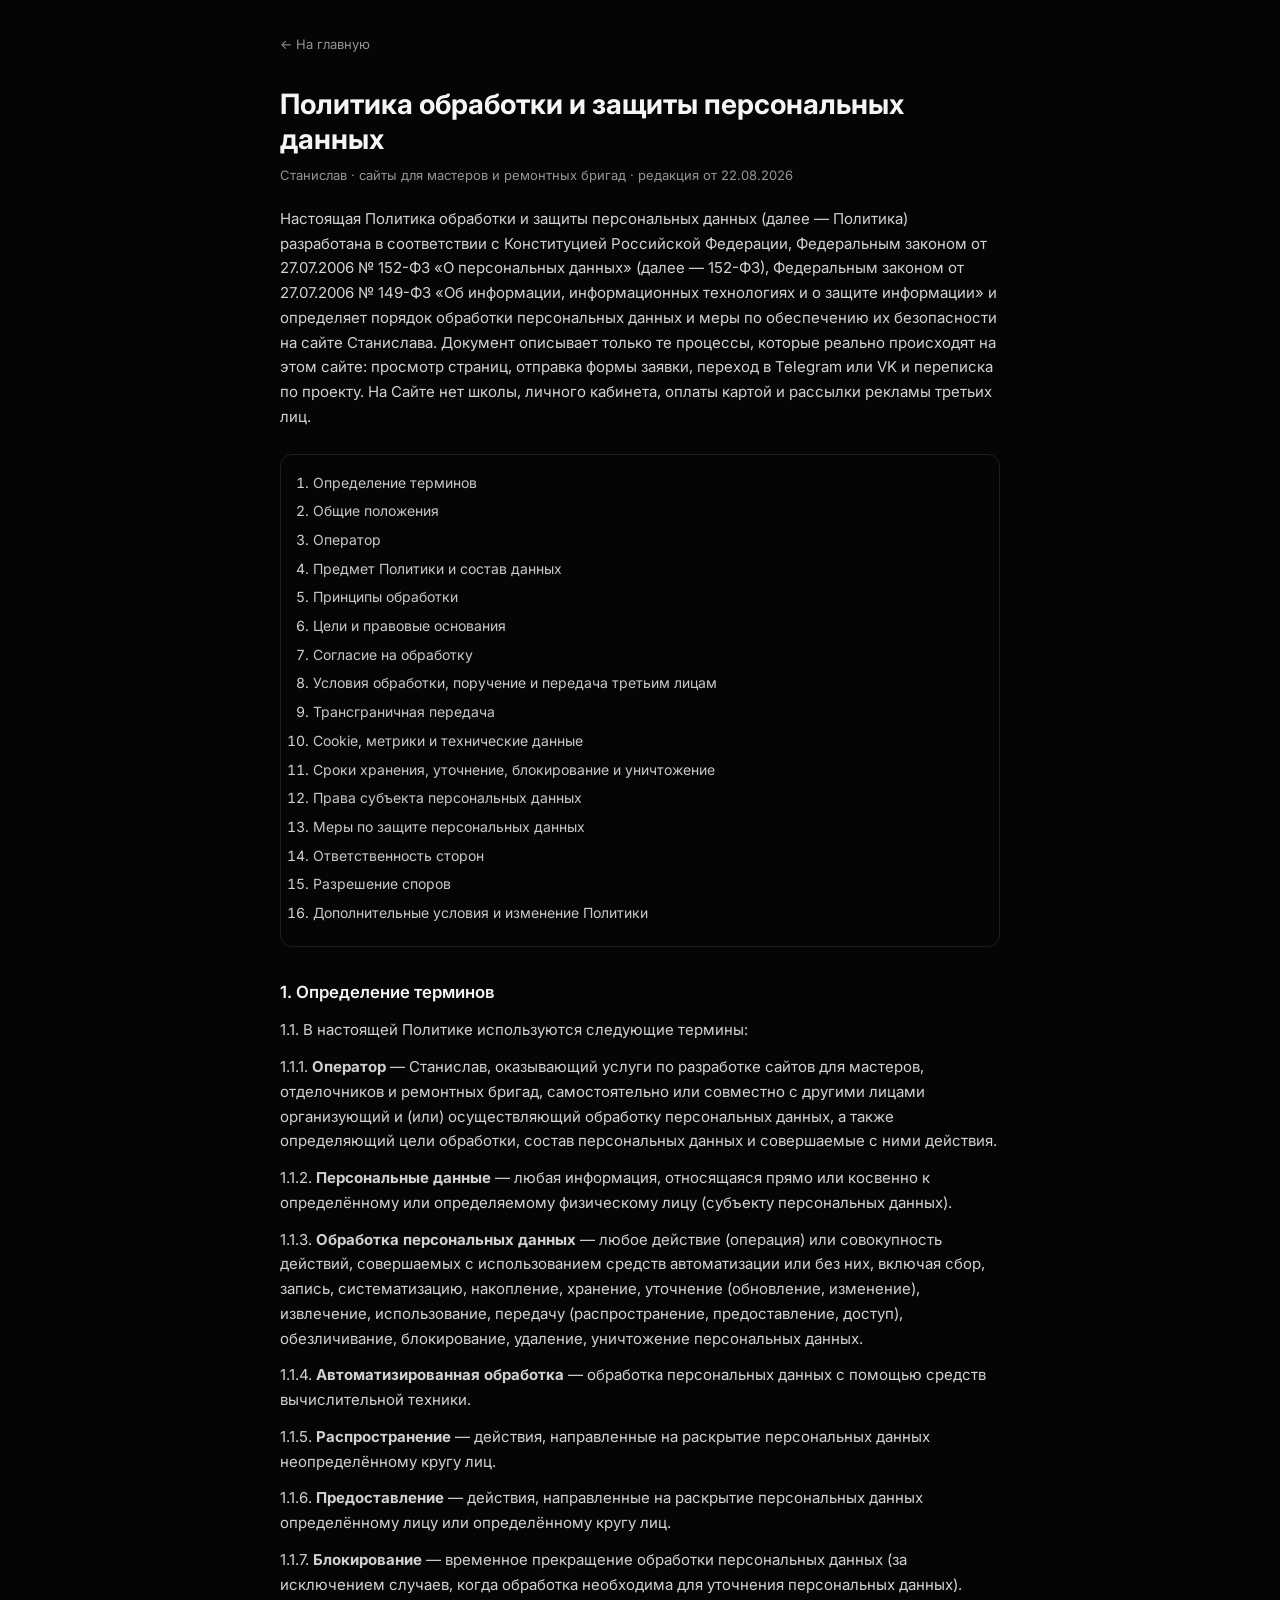
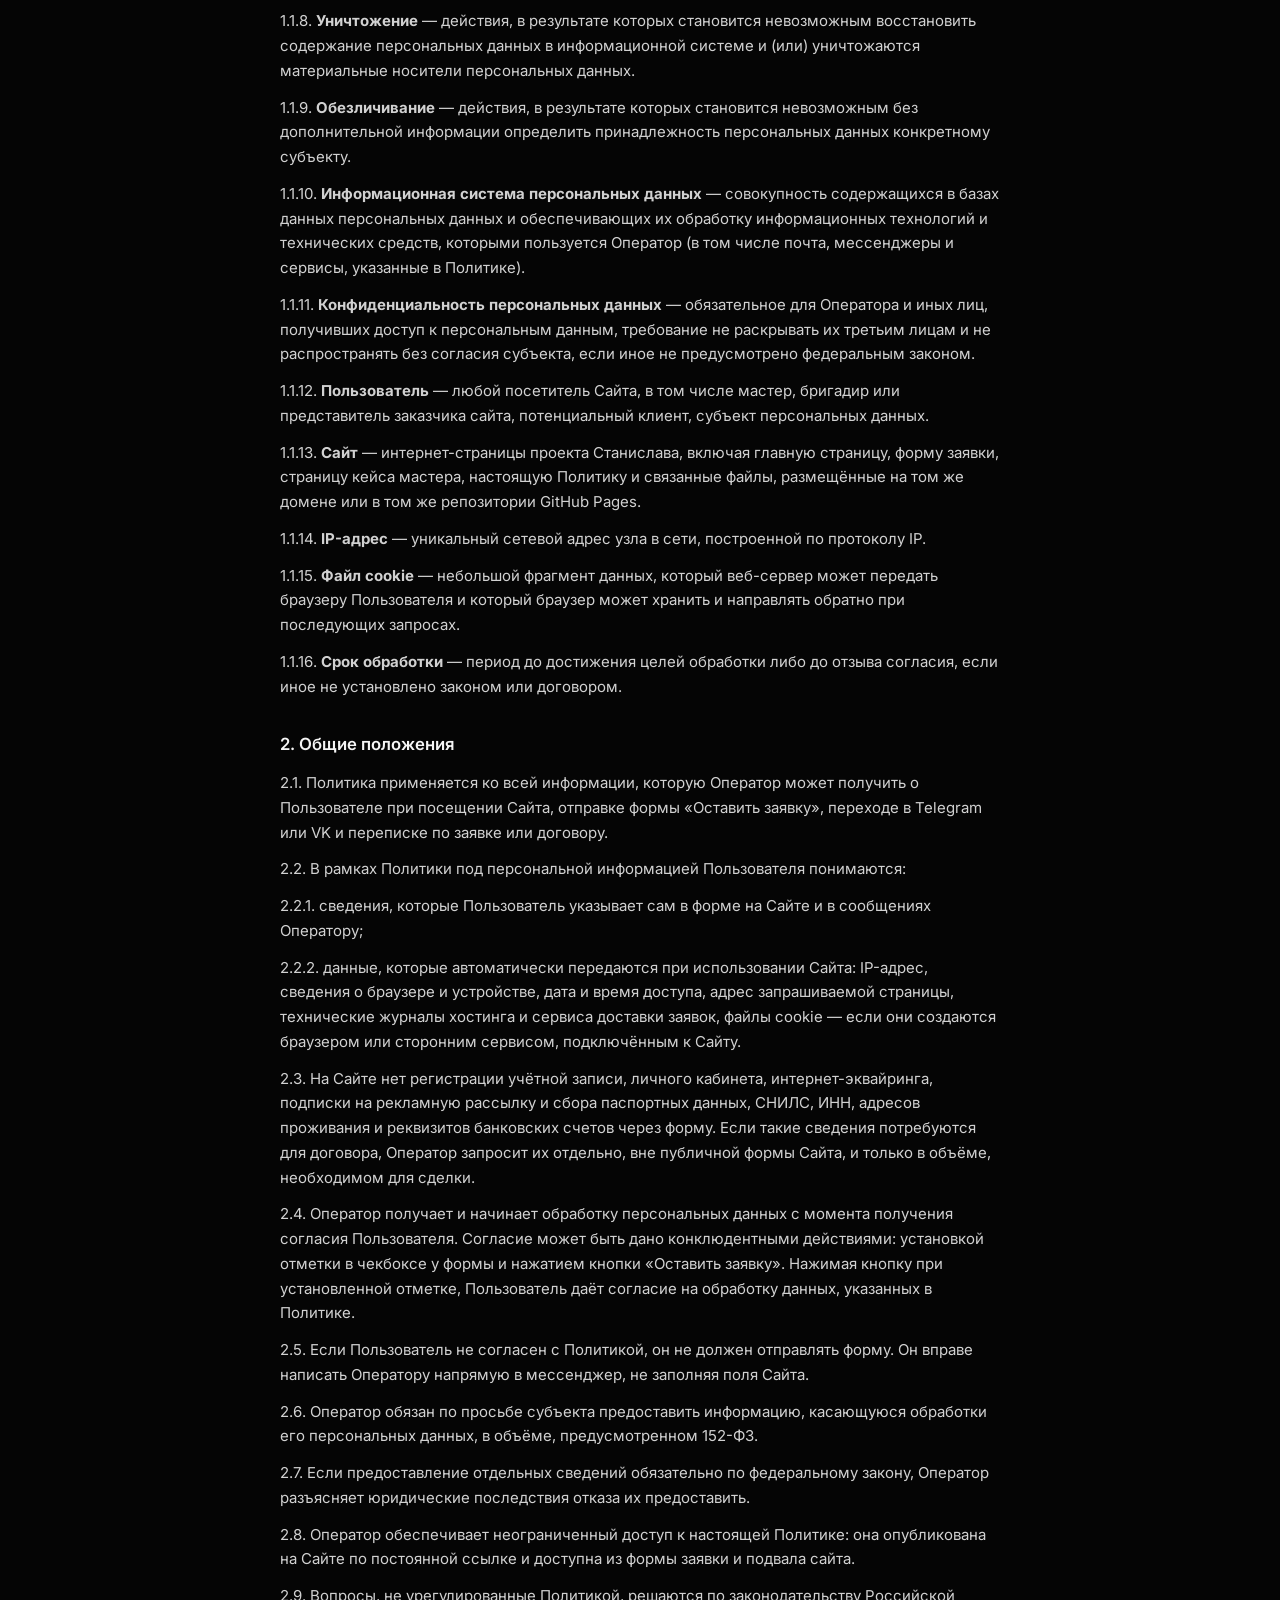
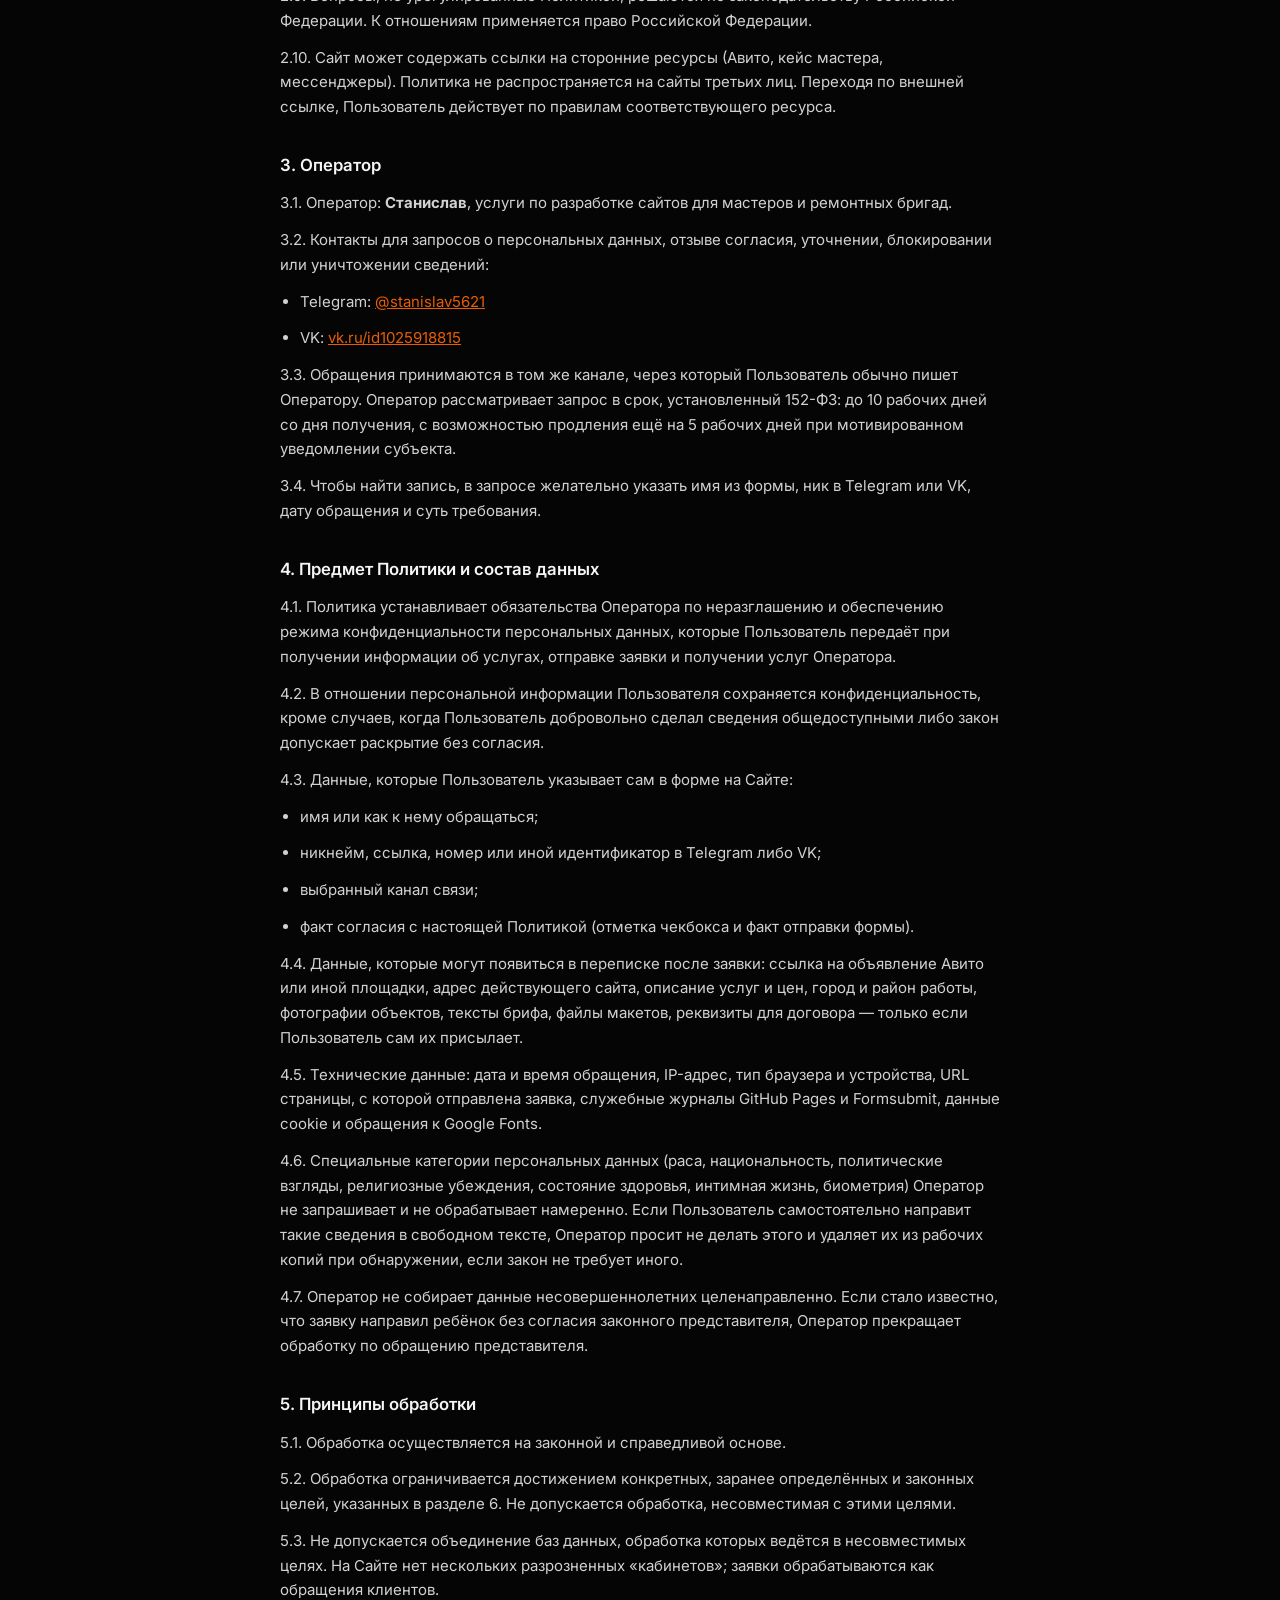
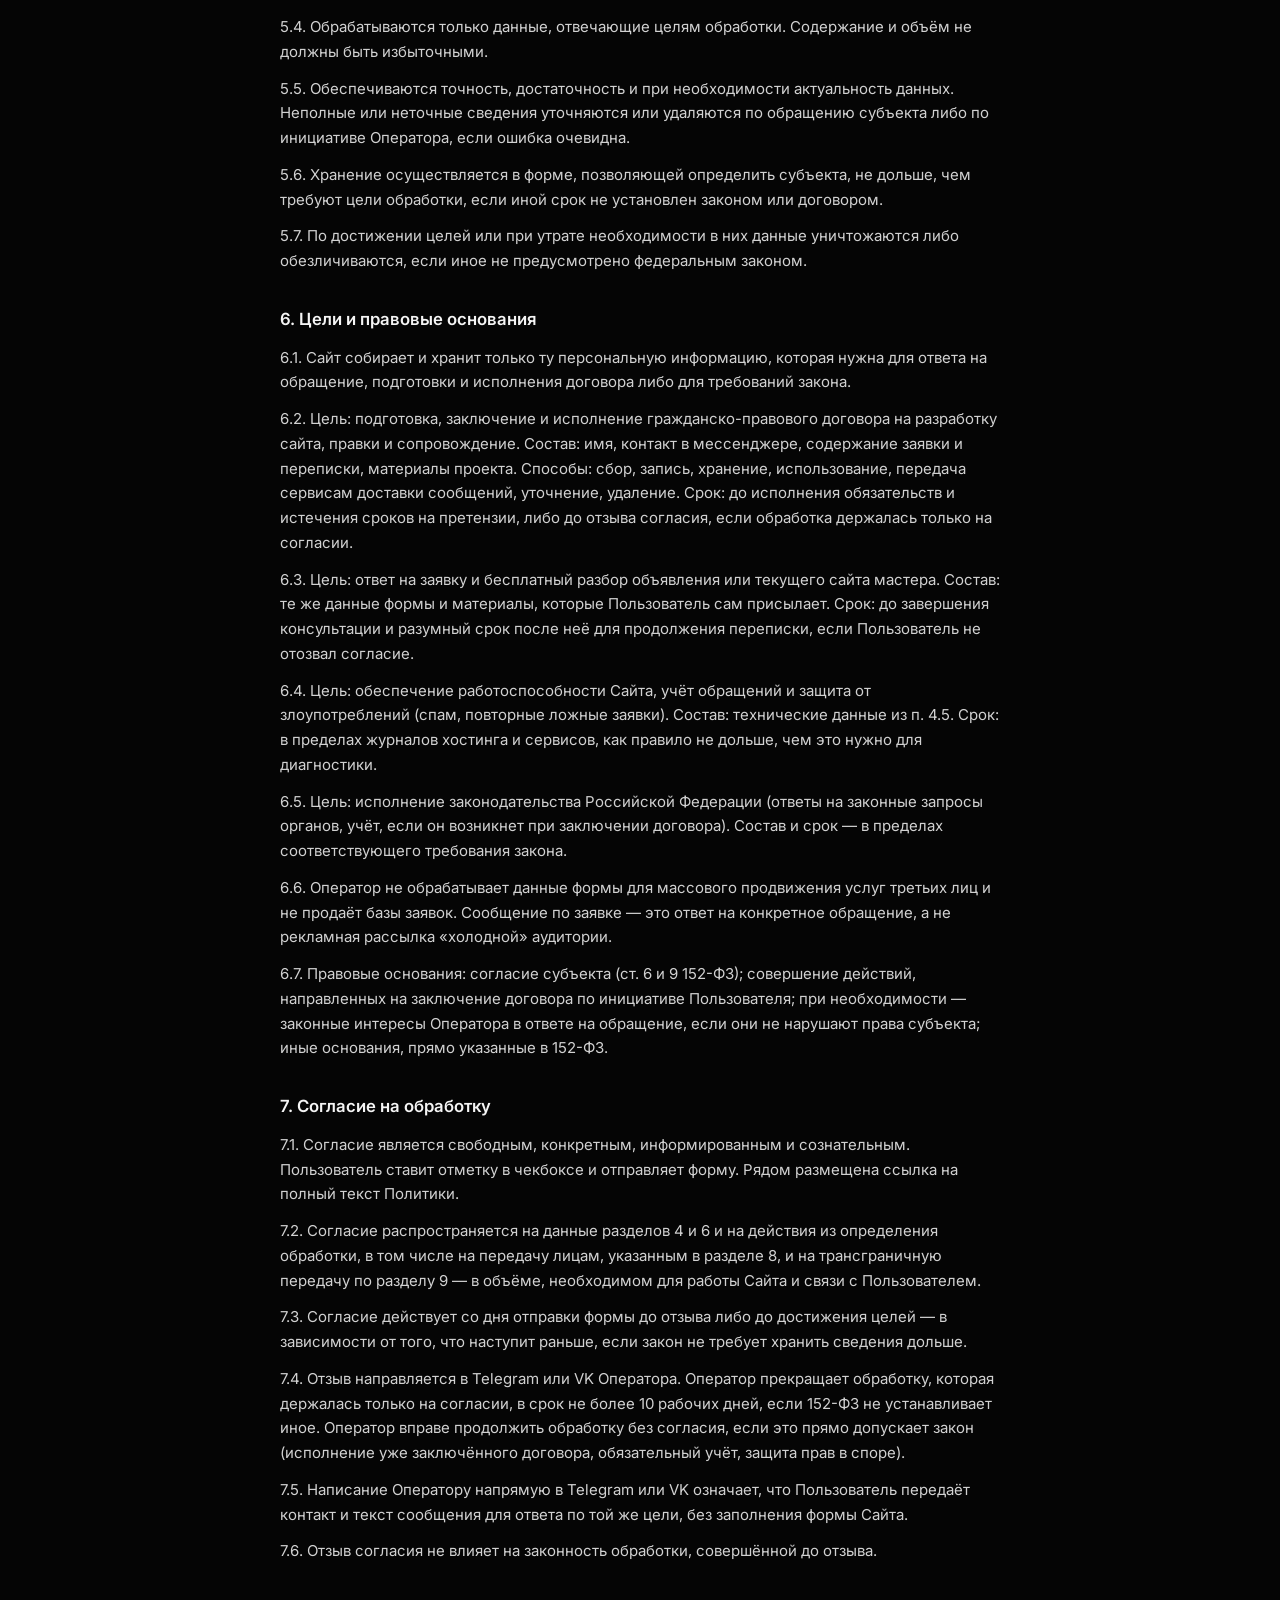
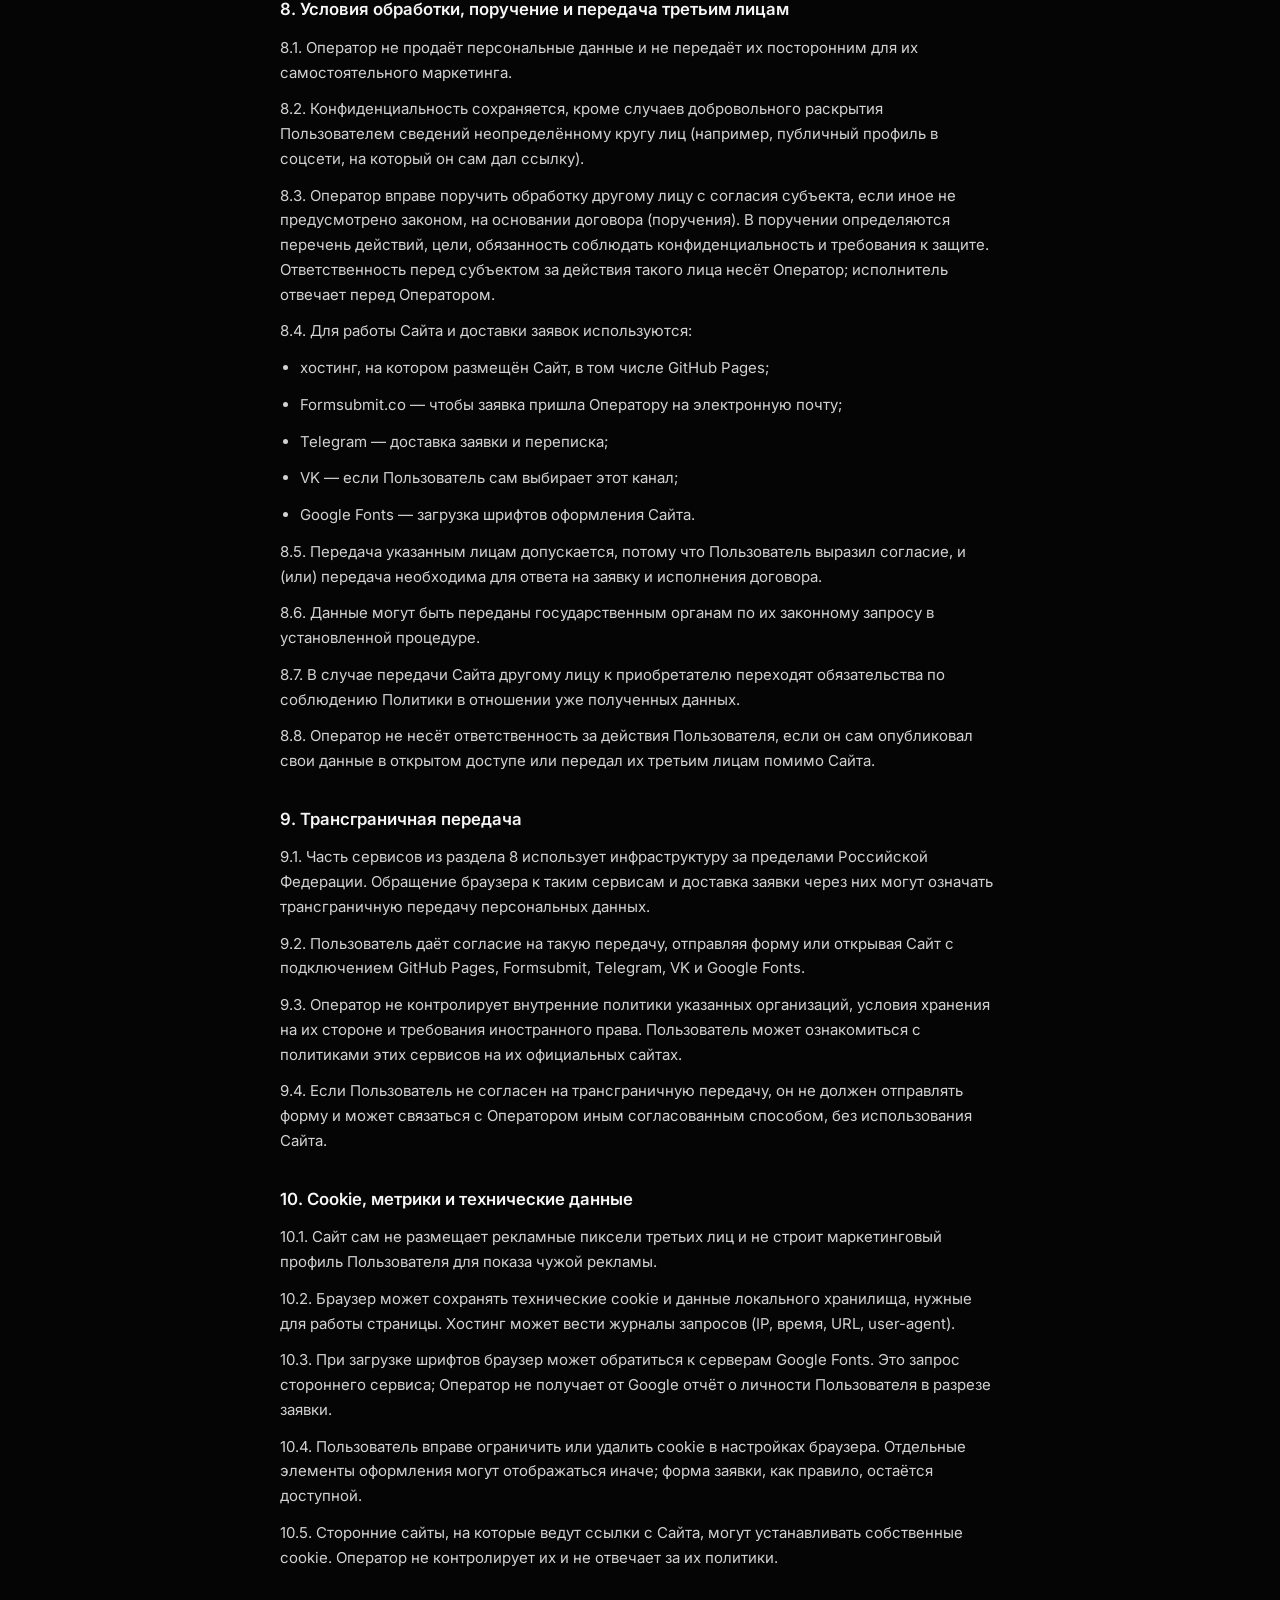
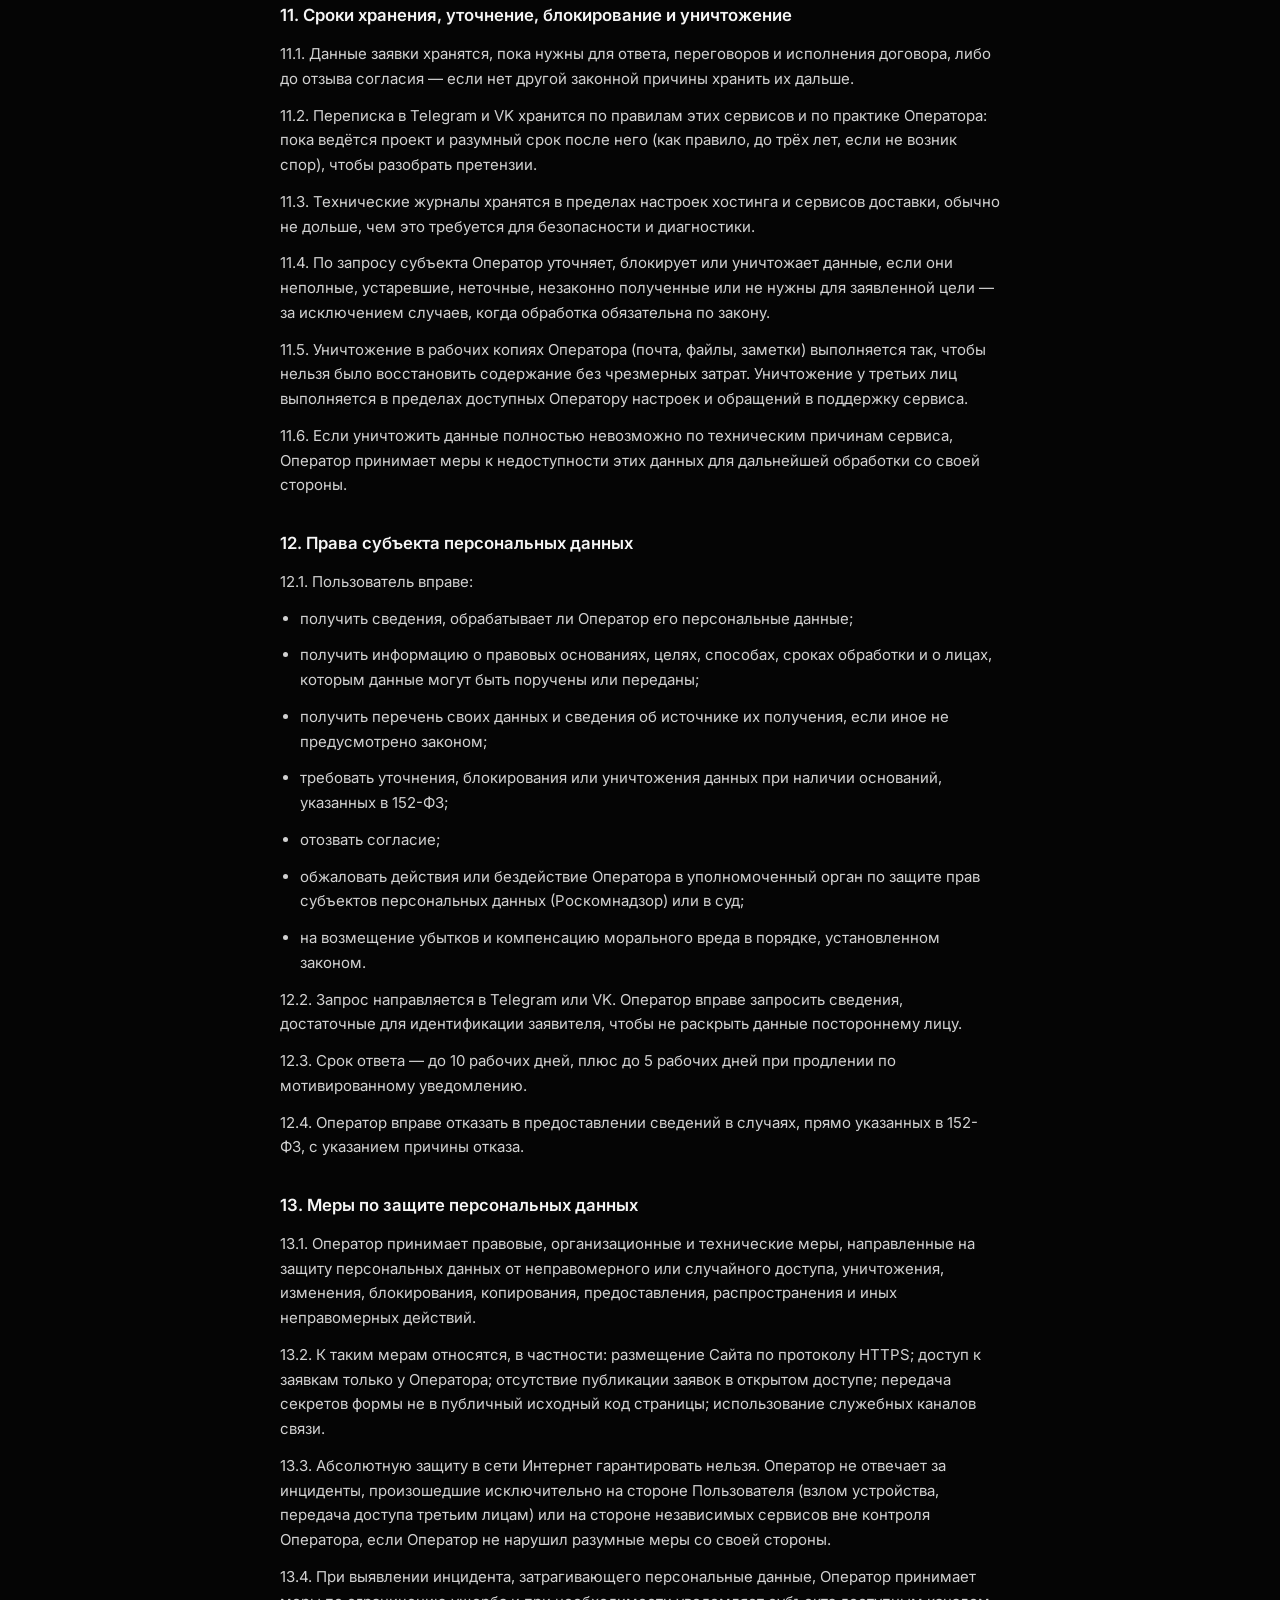
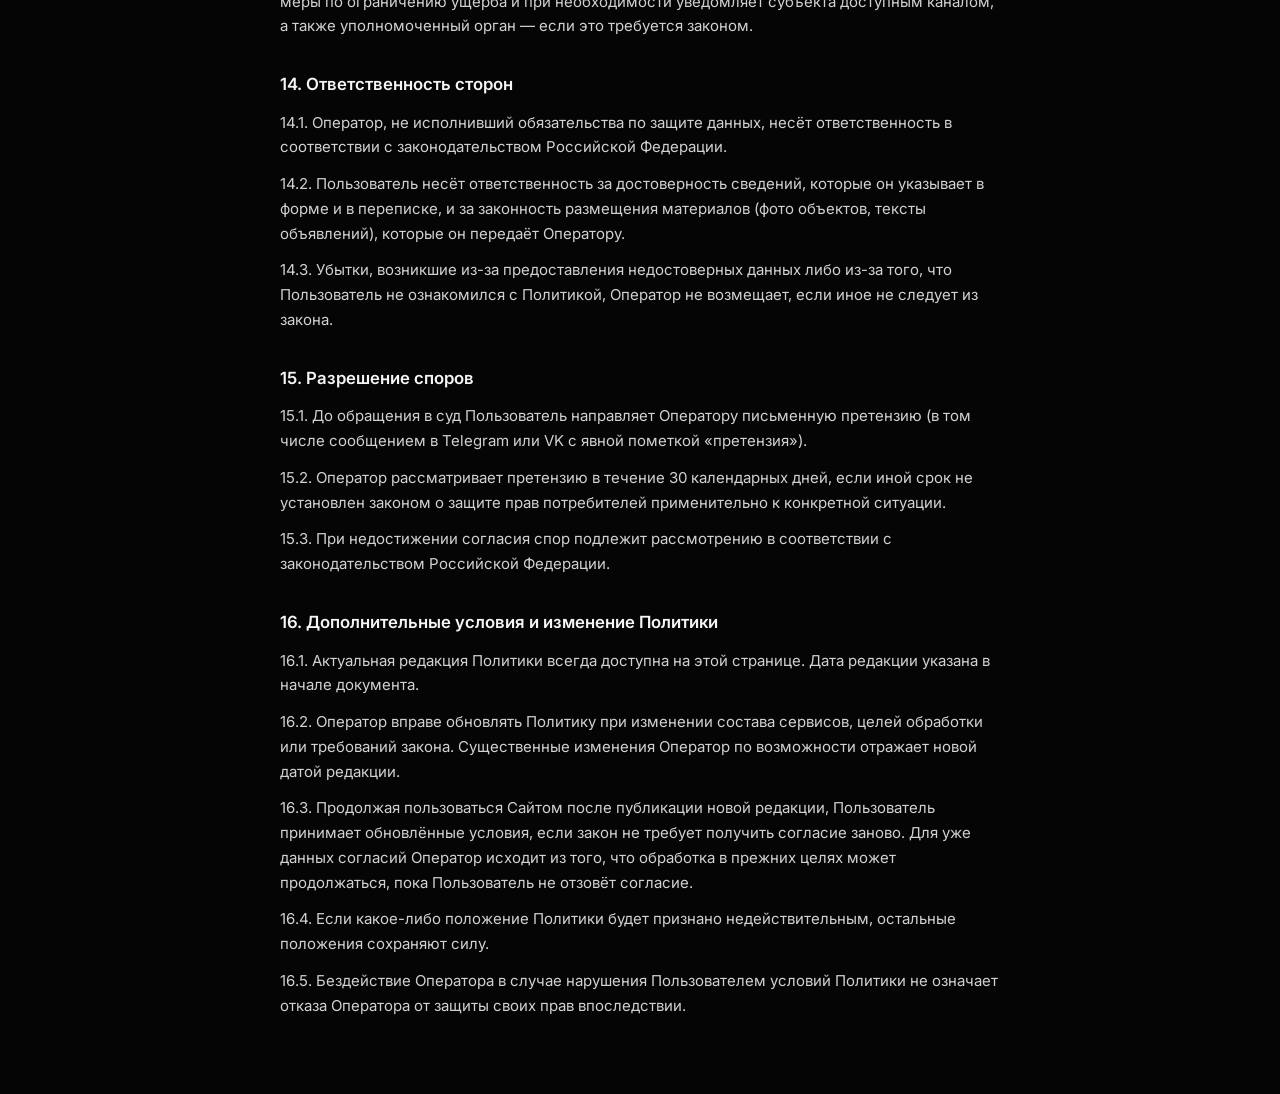
<file: privacy-policy.html>
<!DOCTYPE html>
<html lang="ru">
<head>
  <meta charset="UTF-8">
  <meta name="viewport" content="width=device-width, initial-scale=1.0, interactive-widget=overlays-content">
  <title>Политика обработки персональных данных — Станислав</title>
  <link rel="icon" href="./assets/favicon.svg?v=20260823j" type="image/svg+xml" />
  <link rel="icon" href="./assets/favicon.png?v=20260823j" type="image/png" sizes="256x256" />
  <link rel="apple-touch-icon" href="./assets/favicon.png?v=20260823j" />
  <link rel="preconnect" href="https://fonts.googleapis.com">
  <link rel="preconnect" href="https://fonts.gstatic.com" crossorigin>
  <link href="https://fonts.googleapis.com/css2?family=Inter:wght@400;500;600;700&display=swap" rel="stylesheet">
  <style>
    :root {
      --bg: #050505;
      --text: #f5f5f5;
      --muted: #949494;
      --line: rgba(255, 255, 255, 0.1);
      --orange: #e85d04;
    }

    * { box-sizing: border-box; margin: 0; padding: 0; }

    body {
      font-family: Inter, system-ui, sans-serif;
      font-size: 15px;
      line-height: 1.65;
      color: var(--text);
      background: var(--bg);
      padding: 2rem 1.25rem 4rem;
      max-width: 760px;
      margin: 0 auto;
    }

    a { color: var(--orange); }

    .back {
      display: inline-block;
      margin-bottom: 2rem;
      color: var(--muted);
      font-size: 13px;
      text-decoration: none;
    }

    .back:hover { color: var(--text); }

    h1 {
      font-size: 1.75rem;
      font-weight: 700;
      margin-bottom: 0.5rem;
      line-height: 1.25;
    }

    .meta {
      color: var(--muted);
      font-size: 13px;
      margin-bottom: 1.25rem;
    }

    .lead {
      margin-bottom: 1.5rem;
    }

    h2 {
      font-size: 1.05rem;
      font-weight: 600;
      margin: 2rem 0 0.75rem;
    }

    p, li { margin-bottom: 0.75rem; color: rgba(255, 255, 255, 0.82); }

    ul, ol { padding-left: 1.25rem; }

    ol { margin-bottom: 0.75rem; }

    .toc {
      margin: 0 0 2rem;
      padding: 1rem 1rem 1rem 2rem;
      border: 1px solid var(--line);
      border-radius: 12px;
    }

    .toc li { margin-bottom: 0.35rem; font-size: 14px; }

    .toc a {
      color: rgba(255, 255, 255, 0.78);
      text-decoration: none;
    }

    .toc a:hover { color: var(--orange); }
  </style>
</head>
<body>
  <a class="back" href="./index.html">← На главную</a>
  <h1>Политика обработки и защиты персональных данных</h1>
  <p class="meta">Станислав · сайты для мастеров и ремонтных бригад · редакция от 22.08.2026</p>
  <p class="lead">Настоящая Политика обработки и защиты персональных данных (далее — Политика) разработана в соответствии с Конституцией Российской Федерации, Федеральным законом от 27.07.2006 №&nbsp;152-ФЗ «О персональных данных» (далее — 152-ФЗ), Федеральным законом от 27.07.2006 №&nbsp;149-ФЗ «Об информации, информационных технологиях и о защите информации» и определяет порядок обработки персональных данных и меры по обеспечению их безопасности на сайте Станислава. Документ описывает только те процессы, которые реально происходят на этом сайте: просмотр страниц, отправка формы заявки, переход в Telegram или VK и переписка по проекту. На Сайте нет школы, личного кабинета, оплаты картой и рассылки рекламы третьих лиц.</p>

  <ol class="toc">
    <li><a href="#terms">Определение терминов</a></li>
    <li><a href="#general">Общие положения</a></li>
    <li><a href="#operator">Оператор</a></li>
    <li><a href="#subject">Предмет Политики и состав данных</a></li>
    <li><a href="#principles">Принципы обработки</a></li>
    <li><a href="#purposes">Цели и правовые основания</a></li>
    <li><a href="#consent">Согласие на обработку</a></li>
    <li><a href="#third">Условия обработки, поручение и передача третьим лицам</a></li>
    <li><a href="#cross">Трансграничная передача</a></li>
    <li><a href="#cookies">Cookie, метрики и технические данные</a></li>
    <li><a href="#storage">Сроки хранения, уточнение, блокирование и уничтожение</a></li>
    <li><a href="#rights">Права субъекта персональных данных</a></li>
    <li><a href="#security">Меры по защите персональных данных</a></li>
    <li><a href="#liability">Ответственность сторон</a></li>
    <li><a href="#disputes">Разрешение споров</a></li>
    <li><a href="#changes">Дополнительные условия и изменение Политики</a></li>
  </ol>

  <h2 id="terms">1. Определение терминов</h2>
  <p>1.1. В настоящей Политике используются следующие термины:</p>
  <p>1.1.1. <strong>Оператор</strong> — Станислав, оказывающий услуги по разработке сайтов для мастеров, отделочников и ремонтных бригад, самостоятельно или совместно с другими лицами организующий и (или) осуществляющий обработку персональных данных, а также определяющий цели обработки, состав персональных данных и совершаемые с ними действия.</p>
  <p>1.1.2. <strong>Персональные данные</strong> — любая информация, относящаяся прямо или косвенно к определённому или определяемому физическому лицу (субъекту персональных данных).</p>
  <p>1.1.3. <strong>Обработка персональных данных</strong> — любое действие (операция) или совокупность действий, совершаемых с использованием средств автоматизации или без них, включая сбор, запись, систематизацию, накопление, хранение, уточнение (обновление, изменение), извлечение, использование, передачу (распространение, предоставление, доступ), обезличивание, блокирование, удаление, уничтожение персональных данных.</p>
  <p>1.1.4. <strong>Автоматизированная обработка</strong> — обработка персональных данных с помощью средств вычислительной техники.</p>
  <p>1.1.5. <strong>Распространение</strong> — действия, направленные на раскрытие персональных данных неопределённому кругу лиц.</p>
  <p>1.1.6. <strong>Предоставление</strong> — действия, направленные на раскрытие персональных данных определённому лицу или определённому кругу лиц.</p>
  <p>1.1.7. <strong>Блокирование</strong> — временное прекращение обработки персональных данных (за исключением случаев, когда обработка необходима для уточнения персональных данных).</p>
  <p>1.1.8. <strong>Уничтожение</strong> — действия, в результате которых становится невозможным восстановить содержание персональных данных в информационной системе и (или) уничтожаются материальные носители персональных данных.</p>
  <p>1.1.9. <strong>Обезличивание</strong> — действия, в результате которых становится невозможным без дополнительной информации определить принадлежность персональных данных конкретному субъекту.</p>
  <p>1.1.10. <strong>Информационная система персональных данных</strong> — совокупность содержащихся в базах данных персональных данных и обеспечивающих их обработку информационных технологий и технических средств, которыми пользуется Оператор (в том числе почта, мессенджеры и сервисы, указанные в Политике).</p>
  <p>1.1.11. <strong>Конфиденциальность персональных данных</strong> — обязательное для Оператора и иных лиц, получивших доступ к персональным данным, требование не раскрывать их третьим лицам и не распространять без согласия субъекта, если иное не предусмотрено федеральным законом.</p>
  <p>1.1.12. <strong>Пользователь</strong> — любой посетитель Сайта, в том числе мастер, бригадир или представитель заказчика сайта, потенциальный клиент, субъект персональных данных.</p>
  <p>1.1.13. <strong>Сайт</strong> — интернет-страницы проекта Станислава, включая главную страницу, форму заявки, страницу кейса мастера, настоящую Политику и связанные файлы, размещённые на том же домене или в том же репозитории GitHub Pages.</p>
  <p>1.1.14. <strong>IP-адрес</strong> — уникальный сетевой адрес узла в сети, построенной по протоколу IP.</p>
  <p>1.1.15. <strong>Файл cookie</strong> — небольшой фрагмент данных, который веб-сервер может передать браузеру Пользователя и который браузер может хранить и направлять обратно при последующих запросах.</p>
  <p>1.1.16. <strong>Срок обработки</strong> — период до достижения целей обработки либо до отзыва согласия, если иное не установлено законом или договором.</p>

  <h2 id="general">2. Общие положения</h2>
  <p>2.1. Политика применяется ко всей информации, которую Оператор может получить о Пользователе при посещении Сайта, отправке формы «Оставить заявку», переходе в Telegram или VK и переписке по заявке или договору.</p>
  <p>2.2. В рамках Политики под персональной информацией Пользователя понимаются:</p>
  <p>2.2.1. сведения, которые Пользователь указывает сам в форме на Сайте и в сообщениях Оператору;</p>
  <p>2.2.2. данные, которые автоматически передаются при использовании Сайта: IP-адрес, сведения о браузере и устройстве, дата и время доступа, адрес запрашиваемой страницы, технические журналы хостинга и сервиса доставки заявок, файлы cookie — если они создаются браузером или сторонним сервисом, подключённым к Сайту.</p>
  <p>2.3. На Сайте нет регистрации учётной записи, личного кабинета, интернет-эквайринга, подписки на рекламную рассылку и сбора паспортных данных, СНИЛС, ИНН, адресов проживания и реквизитов банковских счетов через форму. Если такие сведения потребуются для договора, Оператор запросит их отдельно, вне публичной формы Сайта, и только в объёме, необходимом для сделки.</p>
  <p>2.4. Оператор получает и начинает обработку персональных данных с момента получения согласия Пользователя. Согласие может быть дано конклюдентными действиями: установкой отметки в чекбоксе у формы и нажатием кнопки «Оставить заявку». Нажимая кнопку при установленной отметке, Пользователь даёт согласие на обработку данных, указанных в Политике.</p>
  <p>2.5. Если Пользователь не согласен с Политикой, он не должен отправлять форму. Он вправе написать Оператору напрямую в мессенджер, не заполняя поля Сайта.</p>
  <p>2.6. Оператор обязан по просьбе субъекта предоставить информацию, касающуюся обработки его персональных данных, в объёме, предусмотренном 152-ФЗ.</p>
  <p>2.7. Если предоставление отдельных сведений обязательно по федеральному закону, Оператор разъясняет юридические последствия отказа их предоставить.</p>
  <p>2.8. Оператор обеспечивает неограниченный доступ к настоящей Политике: она опубликована на Сайте по постоянной ссылке и доступна из формы заявки и подвала сайта.</p>
  <p>2.9. Вопросы, не урегулированные Политикой, решаются по законодательству Российской Федерации. К отношениям применяется право Российской Федерации.</p>
  <p>2.10. Сайт может содержать ссылки на сторонние ресурсы (Авито, кейс мастера, мессенджеры). Политика не распространяется на сайты третьих лиц. Переходя по внешней ссылке, Пользователь действует по правилам соответствующего ресурса.</p>

  <h2 id="operator">3. Оператор</h2>
  <p>3.1. Оператор: <strong>Станислав</strong>, услуги по разработке сайтов для мастеров и ремонтных бригад.</p>
  <p>3.2. Контакты для запросов о персональных данных, отзыве согласия, уточнении, блокировании или уничтожении сведений:</p>
  <ul>
    <li>Telegram: <a href="https://t.me/stanislav5621" target="_blank" rel="noopener noreferrer">@stanislav5621</a></li>
    <li>VK: <a href="https://vk.ru/id1025918815" target="_blank" rel="noopener noreferrer">vk.ru/id1025918815</a></li>
  </ul>
  <p>3.3. Обращения принимаются в том же канале, через который Пользователь обычно пишет Оператору. Оператор рассматривает запрос в срок, установленный 152-ФЗ: до 10 рабочих дней со дня получения, с возможностью продления ещё на 5 рабочих дней при мотивированном уведомлении субъекта.</p>
  <p>3.4. Чтобы найти запись, в запросе желательно указать имя из формы, ник в Telegram или VK, дату обращения и суть требования.</p>

  <h2 id="subject">4. Предмет Политики и состав данных</h2>
  <p>4.1. Политика устанавливает обязательства Оператора по неразглашению и обеспечению режима конфиденциальности персональных данных, которые Пользователь передаёт при получении информации об услугах, отправке заявки и получении услуг Оператора.</p>
  <p>4.2. В отношении персональной информации Пользователя сохраняется конфиденциальность, кроме случаев, когда Пользователь добровольно сделал сведения общедоступными либо закон допускает раскрытие без согласия.</p>
  <p>4.3. Данные, которые Пользователь указывает сам в форме на Сайте:</p>
  <ul>
    <li>имя или как к нему обращаться;</li>
    <li>никнейм, ссылка, номер или иной идентификатор в Telegram либо VK;</li>
    <li>выбранный канал связи;</li>
    <li>факт согласия с настоящей Политикой (отметка чекбокса и факт отправки формы).</li>
  </ul>
  <p>4.4. Данные, которые могут появиться в переписке после заявки: ссылка на объявление Авито или иной площадки, адрес действующего сайта, описание услуг и цен, город и район работы, фотографии объектов, тексты брифа, файлы макетов, реквизиты для договора — только если Пользователь сам их присылает.</p>
  <p>4.5. Технические данные: дата и время обращения, IP-адрес, тип браузера и устройства, URL страницы, с которой отправлена заявка, служебные журналы GitHub Pages и Formsubmit, данные cookie и обращения к Google Fonts.</p>
  <p>4.6. Специальные категории персональных данных (раса, национальность, политические взгляды, религиозные убеждения, состояние здоровья, интимная жизнь, биометрия) Оператор не запрашивает и не обрабатывает намеренно. Если Пользователь самостоятельно направит такие сведения в свободном тексте, Оператор просит не делать этого и удаляет их из рабочих копий при обнаружении, если закон не требует иного.</p>
  <p>4.7. Оператор не собирает данные несовершеннолетних целенаправленно. Если стало известно, что заявку направил ребёнок без согласия законного представителя, Оператор прекращает обработку по обращению представителя.</p>

  <h2 id="principles">5. Принципы обработки</h2>
  <p>5.1. Обработка осуществляется на законной и справедливой основе.</p>
  <p>5.2. Обработка ограничивается достижением конкретных, заранее определённых и законных целей, указанных в разделе 6. Не допускается обработка, несовместимая с этими целями.</p>
  <p>5.3. Не допускается объединение баз данных, обработка которых ведётся в несовместимых целях. На Сайте нет нескольких разрозненных «кабинетов»; заявки обрабатываются как обращения клиентов.</p>
  <p>5.4. Обрабатываются только данные, отвечающие целям обработки. Содержание и объём не должны быть избыточными.</p>
  <p>5.5. Обеспечиваются точность, достаточность и при необходимости актуальность данных. Неполные или неточные сведения уточняются или удаляются по обращению субъекта либо по инициативе Оператора, если ошибка очевидна.</p>
  <p>5.6. Хранение осуществляется в форме, позволяющей определить субъекта, не дольше, чем требуют цели обработки, если иной срок не установлен законом или договором.</p>
  <p>5.7. По достижении целей или при утрате необходимости в них данные уничтожаются либо обезличиваются, если иное не предусмотрено федеральным законом.</p>

  <h2 id="purposes">6. Цели и правовые основания</h2>
  <p>6.1. Сайт собирает и хранит только ту персональную информацию, которая нужна для ответа на обращение, подготовки и исполнения договора либо для требований закона.</p>
  <p>6.2. Цель: подготовка, заключение и исполнение гражданско-правового договора на разработку сайта, правки и сопровождение. Состав: имя, контакт в мессенджере, содержание заявки и переписки, материалы проекта. Способы: сбор, запись, хранение, использование, передача сервисам доставки сообщений, уточнение, удаление. Срок: до исполнения обязательств и истечения сроков на претензии, либо до отзыва согласия, если обработка держалась только на согласии.</p>
  <p>6.3. Цель: ответ на заявку и бесплатный разбор объявления или текущего сайта мастера. Состав: те же данные формы и материалы, которые Пользователь сам присылает. Срок: до завершения консультации и разумный срок после неё для продолжения переписки, если Пользователь не отозвал согласие.</p>
  <p>6.4. Цель: обеспечение работоспособности Сайта, учёт обращений и защита от злоупотреблений (спам, повторные ложные заявки). Состав: технические данные из п. 4.5. Срок: в пределах журналов хостинга и сервисов, как правило не дольше, чем это нужно для диагностики.</p>
  <p>6.5. Цель: исполнение законодательства Российской Федерации (ответы на законные запросы органов, учёт, если он возникнет при заключении договора). Состав и срок — в пределах соответствующего требования закона.</p>
  <p>6.6. Оператор не обрабатывает данные формы для массового продвижения услуг третьих лиц и не продаёт базы заявок. Сообщение по заявке — это ответ на конкретное обращение, а не рекламная рассылка «холодной» аудитории.</p>
  <p>6.7. Правовые основания: согласие субъекта (ст. 6 и 9 152-ФЗ); совершение действий, направленных на заключение договора по инициативе Пользователя; при необходимости — законные интересы Оператора в ответе на обращение, если они не нарушают права субъекта; иные основания, прямо указанные в 152-ФЗ.</p>

  <h2 id="consent">7. Согласие на обработку</h2>
  <p>7.1. Согласие является свободным, конкретным, информированным и сознательным. Пользователь ставит отметку в чекбоксе и отправляет форму. Рядом размещена ссылка на полный текст Политики.</p>
  <p>7.2. Согласие распространяется на данные разделов 4 и 6 и на действия из определения обработки, в том числе на передачу лицам, указанным в разделе 8, и на трансграничную передачу по разделу 9 — в объёме, необходимом для работы Сайта и связи с Пользователем.</p>
  <p>7.3. Согласие действует со дня отправки формы до отзыва либо до достижения целей — в зависимости от того, что наступит раньше, если закон не требует хранить сведения дольше.</p>
  <p>7.4. Отзыв направляется в Telegram или VK Оператора. Оператор прекращает обработку, которая держалась только на согласии, в срок не более 10 рабочих дней, если 152-ФЗ не устанавливает иное. Оператор вправе продолжить обработку без согласия, если это прямо допускает закон (исполнение уже заключённого договора, обязательный учёт, защита прав в споре).</p>
  <p>7.5. Написание Оператору напрямую в Telegram или VK означает, что Пользователь передаёт контакт и текст сообщения для ответа по той же цели, без заполнения формы Сайта.</p>
  <p>7.6. Отзыв согласия не влияет на законность обработки, совершённой до отзыва.</p>

  <h2 id="third">8. Условия обработки, поручение и передача третьим лицам</h2>
  <p>8.1. Оператор не продаёт персональные данные и не передаёт их посторонним для их самостоятельного маркетинга.</p>
  <p>8.2. Конфиденциальность сохраняется, кроме случаев добровольного раскрытия Пользователем сведений неопределённому кругу лиц (например, публичный профиль в соцсети, на который он сам дал ссылку).</p>
  <p>8.3. Оператор вправе поручить обработку другому лицу с согласия субъекта, если иное не предусмотрено законом, на основании договора (поручения). В поручении определяются перечень действий, цели, обязанность соблюдать конфиденциальность и требования к защите. Ответственность перед субъектом за действия такого лица несёт Оператор; исполнитель отвечает перед Оператором.</p>
  <p>8.4. Для работы Сайта и доставки заявок используются:</p>
  <ul>
    <li>хостинг, на котором размещён Сайт, в том числе GitHub Pages;</li>
    <li>Formsubmit.co — чтобы заявка пришла Оператору на электронную почту;</li>
    <li>Telegram — доставка заявки и переписка;</li>
    <li>VK — если Пользователь сам выбирает этот канал;</li>
    <li>Google Fonts — загрузка шрифтов оформления Сайта.</li>
  </ul>
  <p>8.5. Передача указанным лицам допускается, потому что Пользователь выразил согласие, и (или) передача необходима для ответа на заявку и исполнения договора.</p>
  <p>8.6. Данные могут быть переданы государственным органам по их законному запросу в установленной процедуре.</p>
  <p>8.7. В случае передачи Сайта другому лицу к приобретателю переходят обязательства по соблюдению Политики в отношении уже полученных данных.</p>
  <p>8.8. Оператор не несёт ответственность за действия Пользователя, если он сам опубликовал свои данные в открытом доступе или передал их третьим лицам помимо Сайта.</p>

  <h2 id="cross">9. Трансграничная передача</h2>
  <p>9.1. Часть сервисов из раздела 8 использует инфраструктуру за пределами Российской Федерации. Обращение браузера к таким сервисам и доставка заявки через них могут означать трансграничную передачу персональных данных.</p>
  <p>9.2. Пользователь даёт согласие на такую передачу, отправляя форму или открывая Сайт с подключением GitHub Pages, Formsubmit, Telegram, VK и Google Fonts.</p>
  <p>9.3. Оператор не контролирует внутренние политики указанных организаций, условия хранения на их стороне и требования иностранного права. Пользователь может ознакомиться с политиками этих сервисов на их официальных сайтах.</p>
  <p>9.4. Если Пользователь не согласен на трансграничную передачу, он не должен отправлять форму и может связаться с Оператором иным согласованным способом, без использования Сайта.</p>

  <h2 id="cookies">10. Cookie, метрики и технические данные</h2>
  <p>10.1. Сайт сам не размещает рекламные пиксели третьих лиц и не строит маркетинговый профиль Пользователя для показа чужой рекламы.</p>
  <p>10.2. Браузер может сохранять технические cookie и данные локального хранилища, нужные для работы страницы. Хостинг может вести журналы запросов (IP, время, URL, user-agent).</p>
  <p>10.3. При загрузке шрифтов браузер может обратиться к серверам Google Fonts. Это запрос стороннего сервиса; Оператор не получает от Google отчёт о личности Пользователя в разрезе заявки.</p>
  <p>10.4. Пользователь вправе ограничить или удалить cookie в настройках браузера. Отдельные элементы оформления могут отображаться иначе; форма заявки, как правило, остаётся доступной.</p>
  <p>10.5. Сторонние сайты, на которые ведут ссылки с Сайта, могут устанавливать собственные cookie. Оператор не контролирует их и не отвечает за их политики.</p>

  <h2 id="storage">11. Сроки хранения, уточнение, блокирование и уничтожение</h2>
  <p>11.1. Данные заявки хранятся, пока нужны для ответа, переговоров и исполнения договора, либо до отзыва согласия — если нет другой законной причины хранить их дальше.</p>
  <p>11.2. Переписка в Telegram и VK хранится по правилам этих сервисов и по практике Оператора: пока ведётся проект и разумный срок после него (как правило, до трёх лет, если не возник спор), чтобы разобрать претензии.</p>
  <p>11.3. Технические журналы хранятся в пределах настроек хостинга и сервисов доставки, обычно не дольше, чем это требуется для безопасности и диагностики.</p>
  <p>11.4. По запросу субъекта Оператор уточняет, блокирует или уничтожает данные, если они неполные, устаревшие, неточные, незаконно полученные или не нужны для заявленной цели — за исключением случаев, когда обработка обязательна по закону.</p>
  <p>11.5. Уничтожение в рабочих копиях Оператора (почта, файлы, заметки) выполняется так, чтобы нельзя было восстановить содержание без чрезмерных затрат. Уничтожение у третьих лиц выполняется в пределах доступных Оператору настроек и обращений в поддержку сервиса.</p>
  <p>11.6. Если уничтожить данные полностью невозможно по техническим причинам сервиса, Оператор принимает меры к недоступности этих данных для дальнейшей обработки со своей стороны.</p>

  <h2 id="rights">12. Права субъекта персональных данных</h2>
  <p>12.1. Пользователь вправе:</p>
  <ul>
    <li>получить сведения, обрабатывает ли Оператор его персональные данные;</li>
    <li>получить информацию о правовых основаниях, целях, способах, сроках обработки и о лицах, которым данные могут быть поручены или переданы;</li>
    <li>получить перечень своих данных и сведения об источнике их получения, если иное не предусмотрено законом;</li>
    <li>требовать уточнения, блокирования или уничтожения данных при наличии оснований, указанных в 152-ФЗ;</li>
    <li>отозвать согласие;</li>
    <li>обжаловать действия или бездействие Оператора в уполномоченный орган по защите прав субъектов персональных данных (Роскомнадзор) или в суд;</li>
    <li>на возмещение убытков и компенсацию морального вреда в порядке, установленном законом.</li>
  </ul>
  <p>12.2. Запрос направляется в Telegram или VK. Оператор вправе запросить сведения, достаточные для идентификации заявителя, чтобы не раскрыть данные постороннему лицу.</p>
  <p>12.3. Срок ответа — до 10 рабочих дней, плюс до 5 рабочих дней при продлении по мотивированному уведомлению.</p>
  <p>12.4. Оператор вправе отказать в предоставлении сведений в случаях, прямо указанных в 152-ФЗ, с указанием причины отказа.</p>

  <h2 id="security">13. Меры по защите персональных данных</h2>
  <p>13.1. Оператор принимает правовые, организационные и технические меры, направленные на защиту персональных данных от неправомерного или случайного доступа, уничтожения, изменения, блокирования, копирования, предоставления, распространения и иных неправомерных действий.</p>
  <p>13.2. К таким мерам относятся, в частности: размещение Сайта по протоколу HTTPS; доступ к заявкам только у Оператора; отсутствие публикации заявок в открытом доступе; передача секретов формы не в публичный исходный код страницы; использование служебных каналов связи.</p>
  <p>13.3. Абсолютную защиту в сети Интернет гарантировать нельзя. Оператор не отвечает за инциденты, произошедшие исключительно на стороне Пользователя (взлом устройства, передача доступа третьим лицам) или на стороне независимых сервисов вне контроля Оператора, если Оператор не нарушил разумные меры со своей стороны.</p>
  <p>13.4. При выявлении инцидента, затрагивающего персональные данные, Оператор принимает меры по ограничению ущерба и при необходимости уведомляет субъекта доступным каналом, а также уполномоченный орган — если это требуется законом.</p>

  <h2 id="liability">14. Ответственность сторон</h2>
  <p>14.1. Оператор, не исполнивший обязательства по защите данных, несёт ответственность в соответствии с законодательством Российской Федерации.</p>
  <p>14.2. Пользователь несёт ответственность за достоверность сведений, которые он указывает в форме и в переписке, и за законность размещения материалов (фото объектов, тексты объявлений), которые он передаёт Оператору.</p>
  <p>14.3. Убытки, возникшие из-за предоставления недостоверных данных либо из-за того, что Пользователь не ознакомился с Политикой, Оператор не возмещает, если иное не следует из закона.</p>

  <h2 id="disputes">15. Разрешение споров</h2>
  <p>15.1. До обращения в суд Пользователь направляет Оператору письменную претензию (в том числе сообщением в Telegram или VK с явной пометкой «претензия»).</p>
  <p>15.2. Оператор рассматривает претензию в течение 30 календарных дней, если иной срок не установлен законом о защите прав потребителей применительно к конкретной ситуации.</p>
  <p>15.3. При недостижении согласия спор подлежит рассмотрению в соответствии с законодательством Российской Федерации.</p>

  <h2 id="changes">16. Дополнительные условия и изменение Политики</h2>
  <p>16.1. Актуальная редакция Политики всегда доступна на этой странице. Дата редакции указана в начале документа.</p>
  <p>16.2. Оператор вправе обновлять Политику при изменении состава сервисов, целей обработки или требований закона. Существенные изменения Оператор по возможности отражает новой датой редакции.</p>
  <p>16.3. Продолжая пользоваться Сайтом после публикации новой редакции, Пользователь принимает обновлённые условия, если закон не требует получить согласие заново. Для уже данных согласий Оператор исходит из того, что обработка в прежних целях может продолжаться, пока Пользователь не отзовёт согласие.</p>
  <p>16.4. Если какое-либо положение Политики будет признано недействительным, остальные положения сохраняют силу.</p>
  <p>16.5. Бездействие Оператора в случае нарушения Пользователем условий Политики не означает отказа Оператора от защиты своих прав впоследствии.</p>
</body>
</html>
</file>
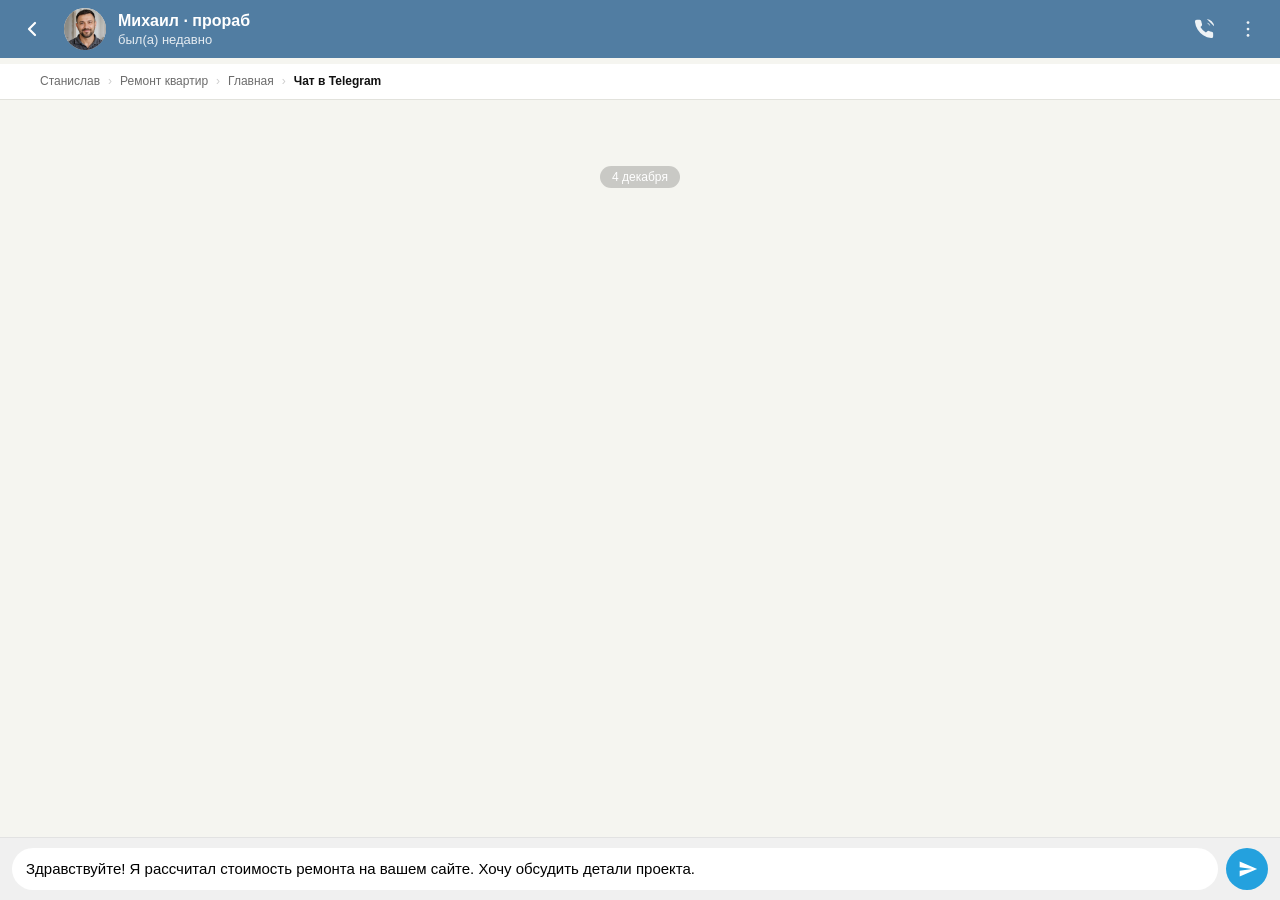
<file: timur/telegram-chat.html>
<!DOCTYPE html>
<html lang="ru">
<head>
  <meta charset="UTF-8">
  <meta name="viewport" content="width=device-width, initial-scale=1.0, interactive-widget=overlays-content, viewport-fit=cover">
  <title>Telegram — Михаил</title>
  <meta name="robots" content="noindex, nofollow">
  <link rel="stylesheet" href="css/style.css">
  <style>
    *, *::before, *::after { box-sizing: border-box; margin: 0; padding: 0; }

    :root {
      --tg-blue: #24A1DE;
      --tg-blue-dark: #1E8FC7;
      --tg-header: #517DA2;
      --tg-bg: #D5E8F7;
      --tg-bg-pattern: #C8DFF0;
      --tg-in: #FFFFFF;
      --tg-out: #EFFDDE;
      --tg-text: #000000;
      --tg-muted: #707579;
      --tg-time-out: #4CAF50;
      --tg-time-in: #A0ACB6;
      --tg-shadow: 0 1px 0.5px rgba(11, 20, 26, 0.13);
      --safe-bottom: env(safe-area-inset-bottom, 0px);
    }

    html, body {
      height: 100%;
      font-family: -apple-system, BlinkMacSystemFont, 'Segoe UI', Roboto, 'Helvetica Neue', Arial, sans-serif;
      background: var(--tg-header);
      color: var(--tg-text);
      -webkit-font-smoothing: antialiased;
    }

    .tg-app {
      display: flex;
      flex-direction: column;
      width: 100%;
      max-width: 100%;
      height: 100%;
      margin: 0;
      background: var(--tg-bg);
    }

    /* Шапка как в Telegram */
    .tg-header {
      display: flex;
      align-items: center;
      gap: 0.75rem;
      min-height: 56px;
      padding: 0.5rem 0.75rem;
      background: var(--tg-header);
      color: #fff;
      flex-shrink: 0;
      position: relative;
      z-index: 10;
    }

    .tg-header__back {
      display: flex;
      align-items: center;
      justify-content: center;
      width: 40px;
      height: 40px;
      border: none;
      background: transparent;
      color: #fff;
      cursor: pointer;
      border-radius: 50%;
      transition: background 0.15s;
      text-decoration: none;
      flex-shrink: 0;
    }
    .tg-header__back:hover { background: rgba(255, 255, 255, 0.12); }
    .tg-header__back svg { width: 24px; height: 24px; }

    .tg-header__avatar {
      width: 42px;
      height: 42px;
      border-radius: 50%;
      background: #e8e8e8;
      flex-shrink: 0;
      overflow: hidden;
      user-select: none;
    }
    .tg-header__avatar img {
      width: 100%;
      height: 100%;
      object-fit: cover;
      object-position: 50% 18%;
    }

    .tg-header__info { flex: 1; min-width: 0; }
    .tg-header__name {
      font-size: 1rem;
      font-weight: 600;
      line-height: 1.25;
      white-space: nowrap;
      overflow: hidden;
      text-overflow: ellipsis;
    }
    .tg-header__status {
      font-size: 0.8125rem;
      opacity: 0.85;
      margin-top: 1px;
    }
    .tg-header__status.is-online { color: #B8E986; }

    .tg-header__actions {
      display: flex;
      gap: 0.25rem;
      flex-shrink: 0;
    }
    .tg-header__icon {
      width: 40px;
      height: 40px;
      display: flex;
      align-items: center;
      justify-content: center;
      border-radius: 50%;
      opacity: 0.9;
    }
    .tg-header__icon svg { width: 22px; height: 22px; fill: currentColor; }

    /* Область чата с «обоями» Telegram */
    .tg-chat {
      flex: 1;
      overflow-y: auto;
      padding: 0.75rem 0.625rem 1rem;
      background-color: var(--tg-bg);
      background-image:
        radial-gradient(circle at 20% 30%, rgba(255,255,255,0.35) 0, transparent 45%),
        radial-gradient(circle at 80% 70%, rgba(255,255,255,0.25) 0, transparent 40%),
        url("data:image/svg+xml,%3Csvg width='60' height='60' viewBox='0 0 60 60' xmlns='http://www.w3.org/2000/svg'%3E%3Cg fill='none' fill-rule='evenodd'%3E%3Cg fill='%23ffffff' fill-opacity='0.08'%3E%3Cpath d='M36 34v-4h-2v4h-4v2h4v4h2v-4h4v-2h-4zm0-30V0h-2v4h-4v2h4v4h2V6h4V4h-4zM6 34v-4H4v4H0v2h4v4h2v-4h4v-2H6zM6 4V0H4v4H0v2h4v4h2V6h4V4H6z'/%3E%3C/g%3E%3C/g%3E%3C/svg%3E");
      scroll-behavior: smooth;
    }

    .tg-date {
      text-align: center;
      margin: 0.5rem 0 0.75rem;
    }
    .tg-date span {
      display: inline-block;
      padding: 0.25rem 0.75rem;
      border-radius: 9999px;
      background: rgba(0, 0, 0, 0.18);
      color: #fff;
      font-size: 0.75rem;
      font-weight: 500;
    }

    .tg-msg {
      display: flex;
      margin-bottom: 0.375rem;
      opacity: 0;
      transform: translateY(8px);
      animation: msgIn 0.35s ease forwards;
    }
    .tg-msg--out { justify-content: flex-end; }
    .tg-msg--in { justify-content: flex-start; }

    @keyframes msgIn {
      to { opacity: 1; transform: translateY(0); }
    }

    .tg-bubble {
      max-width: 82%;
      padding: 0.45rem 0.625rem 0.3rem;
      border-radius: 12px;
      box-shadow: var(--tg-shadow);
      position: relative;
      word-wrap: break-word;
    }
    .tg-msg--out .tg-bubble {
      background: var(--tg-out);
      border-bottom-right-radius: 4px;
    }
    .tg-msg--in .tg-bubble {
      background: var(--tg-in);
      border-bottom-left-radius: 4px;
    }

    .tg-bubble__text {
      font-size: 0.9375rem;
      line-height: 1.45;
      padding-right: 3.25rem;
    }

    .tg-bubble__meta {
      position: absolute;
      right: 0.5rem;
      bottom: 0.25rem;
      display: flex;
      align-items: center;
      gap: 0.2rem;
      font-size: 0.6875rem;
      line-height: 1;
    }
    .tg-msg--out .tg-bubble__meta { color: var(--tg-time-out); }
    .tg-msg--in .tg-bubble__meta { color: var(--tg-time-in); }

    .tg-bubble__check svg {
      width: 16px;
      height: 11px;
      fill: currentColor;
    }

    /* Индикатор «печатает…» */
    .tg-typing {
      display: none;
      justify-content: flex-start;
      margin-bottom: 0.375rem;
    }
    .tg-typing.is-visible { display: flex; animation: msgIn 0.25s ease forwards; }

    .tg-typing__bubble {
      background: var(--tg-in);
      border-radius: 12px;
      border-bottom-left-radius: 4px;
      padding: 0.75rem 1rem;
      box-shadow: var(--tg-shadow);
      display: flex;
      gap: 4px;
      align-items: center;
    }
    .tg-typing__dot {
      width: 7px;
      height: 7px;
      border-radius: 50%;
      background: #90949A;
      animation: typingDot 1.2s infinite ease-in-out;
    }
    .tg-typing__dot:nth-child(2) { animation-delay: 0.15s; }
    .tg-typing__dot:nth-child(3) { animation-delay: 0.3s; }

    @keyframes typingDot {
      0%, 60%, 100% { transform: translateY(0); opacity: 0.45; }
      30% { transform: translateY(-4px); opacity: 1; }
    }

    /* Нижняя панель */
    .tg-footer {
      flex-shrink: 0;
      background: #F0F0F0;
      border-top: 1px solid rgba(0, 0, 0, 0.06);
      padding: 0.625rem 0.75rem calc(0.625rem + var(--safe-bottom));
    }

    .tg-compose {
      display: flex;
      align-items: flex-end;
      gap: 0.5rem;
    }

    .tg-compose__input {
      flex: 1;
      min-height: 42px;
      max-height: 120px;
      padding: 0.625rem 0.875rem;
      border: none;
      border-radius: 21px;
      background: #fff;
      font-size: 0.9375rem;
      line-height: 1.4;
      color: var(--tg-text);
      outline: none;
      resize: none;
      font-family: inherit;
      overflow-y: auto;
    }

    .tg-compose__send {
      width: 42px;
      height: 42px;
      border: none;
      border-radius: 50%;
      background: var(--tg-blue);
      color: #fff;
      display: flex;
      align-items: center;
      justify-content: center;
      flex-shrink: 0;
      cursor: pointer;
      text-decoration: none;
      transition: background 0.15s;
    }
    .tg-compose__send:hover { background: var(--tg-blue-dark); }
    .tg-compose__send svg { width: 20px; height: 20px; fill: currentColor; margin-left: 2px; }

    @media (min-width: 481px) {
      body {
        background: var(--tg-bg);
      }
    }
  </style>
  <link rel="stylesheet" href="css/breadcrumbs.css">
</head>
<body>
  <div class="tg-app">
    <header class="tg-header">
      <a class="tg-header__back" href="index.html#calculator" aria-label="Назад на сайт">
        <svg viewBox="0 0 24 24" fill="none" stroke="currentColor" stroke-width="2.2" stroke-linecap="round" stroke-linejoin="round">
          <path d="M15 18l-6-6 6-6"/>
        </svg>
      </a>
      <div class="tg-header__avatar" aria-hidden="true"><img src="images/timur-avatar.png" alt="" width="42" height="42" loading="eager"></div>
      <div class="tg-header__info">
        <div class="tg-header__name">Михаил · прораб</div>
        <div id="headerStatus" class="tg-header__status">был(а) недавно</div>
      </div>
      <div class="tg-header__actions" aria-hidden="true">
        <span class="tg-header__icon">
          <svg viewBox="0 0 24 24"><path d="M15.05 5A5 5 0 0 1 19 8.95M15.05 1A9 9 0 0 1 23 8.94M22 16.92v3a2 2 0 0 1-2.18 2 19.79 19.79 0 0 1-8.63-3.07 19.5 19.5 0 0 1-6-6 19.79 19.79 0 0 1-3.07-8.67A2 2 0 0 1 4.11 2h3a2 2 0 0 1 2 1.72c.127.96.361 1.903.7 2.81a2 2 0 0 1-.45 2.11L8.09 9.91a16 16 0 0 0 6 6l1.27-1.27a2 2 0 0 1 2.11-.45c.907.339 1.85.573 2.81.7A2 2 0 0 1 22 16.92z"/></svg>
        </span>
        <span class="tg-header__icon">
          <svg viewBox="0 0 24 24"><circle cx="12" cy="5" r="1.5"/><circle cx="12" cy="12" r="1.5"/><circle cx="12" cy="19" r="1.5"/></svg>
        </span>
      </div>
    </header>


    <div class="site-breadcrumbs-wrap hero-wide px-5 lg:px-10">
      <nav class="site-breadcrumbs" data-breadcrumbs-root aria-label="Хлебные крошки"></nav>
    </div>
    <main id="chatArea" class="tg-chat">
      <div class="tg-date"><span id="chatDate">Сегодня</span></div>
    </main>

    <footer class="tg-footer">
      <div class="tg-compose">
        <textarea id="composeInput" class="tg-compose__input" rows="1" readonly aria-label="Текст сообщения"></textarea>
        <a id="sendBtn" class="tg-compose__send" href="#" target="_blank" rel="noopener noreferrer" aria-label="Отправить в Telegram">
          <svg viewBox="0 0 24 24"><path d="M2.01 21L23 12 2.01 3 2 10l15 2-15 2z"/></svg>
        </a>
      </div>
    </footer>
  </div>

  <script>
    // @username прораба без собачки — должен совпадать с index.html
    const TELEGRAM_USERNAME = 'stanislav5621';

    const fmt = n => Number(n).toLocaleString('ru-RU');

    function formatChatDate(d) {
      const months = ['января', 'февраля', 'марта', 'апреля', 'мая', 'июня',
        'июля', 'августа', 'сентября', 'октября', 'ноября', 'декабря'];
      return d.getDate() + ' ' + months[d.getMonth()];
    }

    // Читаем параметры расчёта из URL
    function readParams() {
      const p = new URLSearchParams(location.search);
      const min = parseInt(p.get('min'), 10);
      const max = parseInt(p.get('max'), 10);
      return {
        min: Number.isFinite(min) ? min : null,
        max: Number.isFinite(max) ? max : null,
        service: p.get('service') || 'ремонт',
        area: p.get('area') ? parseInt(p.get('area'), 10) : null,
        category: p.get('category') || '',
      };
    }

    function buildUserMessage(data) {
      if (data.min != null && data.max != null) {
        const sumText = fmt(data.min) + ' – ' + fmt(data.max);
        return 'Здравствуйте! Я рассчитал стоимость ремонта на вашем сайте. Итоговая сумма получилась: '
          + sumText + ' руб. Хочу обсудить детали проекта.';
      }
      return 'Здравствуйте! Я рассчитал стоимость ремонта на вашем сайте. Хочу обсудить детали проекта.';
    }

    function buildTelegramDeepLink(userText) {
      return 'https://t.me/' + TELEGRAM_USERNAME + '?text=' + encodeURIComponent(userText);
    }

    function autoResizeTextarea(el) {
      el.style.height = 'auto';
      el.style.height = Math.min(el.scrollHeight, 120) + 'px';
    }

    // Подставляем текст расчёта в поле ввода
    (function init() {
      const data = readParams();
      const userText = buildUserMessage(data);

      document.getElementById('chatDate').textContent = formatChatDate(new Date());

      const composeInput = document.getElementById('composeInput');
      composeInput.value = userText;
      autoResizeTextarea(composeInput);

      document.getElementById('sendBtn').href = buildTelegramDeepLink(userText);
    })();
  </script>
  <script src="js/breadcrumbs.js" defer></script>
</body>
</html>
</file>
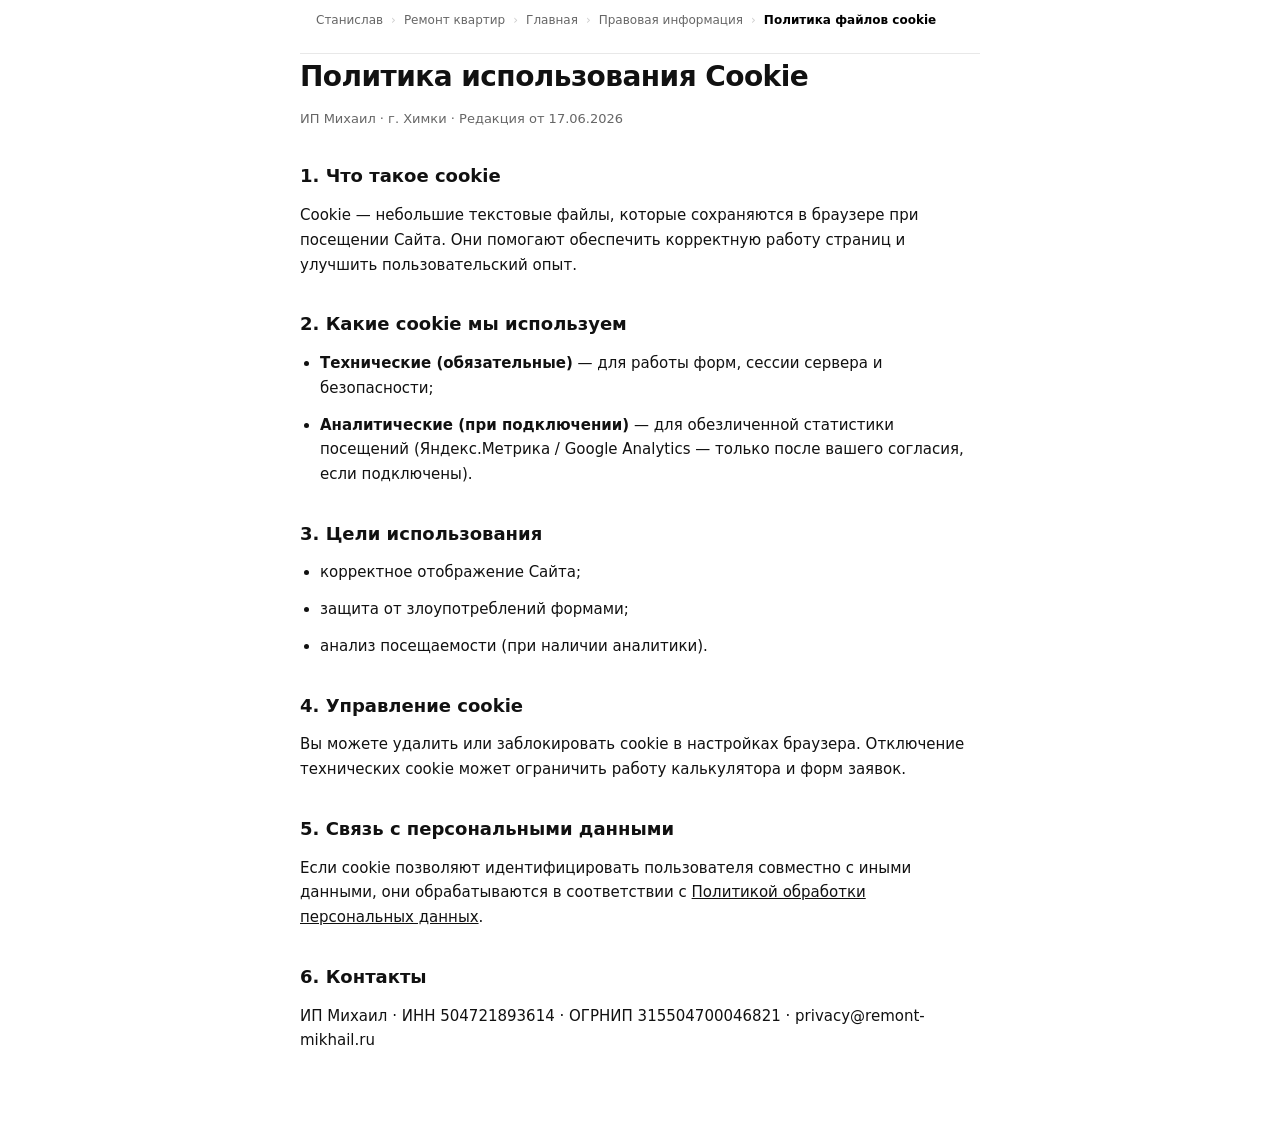
<file: timur/legal/cookie-policy.html>
<!DOCTYPE html>
<html lang="ru">
<head>
  <meta charset="UTF-8">
  <meta name="viewport" content="width=device-width, initial-scale=1.0, interactive-widget=overlays-content">
  <title>Политика использования Cookie — Ремонт от Михаила</title>
  <link rel="stylesheet" href="legal.css">
  <link rel="stylesheet" href="../css/breadcrumbs.css">
</head>
<body class="breadcrumbs-legal">

    <div class="site-breadcrumbs-wrap hero-wide px-5 lg:px-10">
      <nav class="site-breadcrumbs" data-breadcrumbs-root aria-label="Хлебные крошки"></nav>
    </div>
  <h1>Политика использования Cookie</h1>
  <p class="meta">ИП Михаил · г. Химки · Редакция от 17.06.2026</p>

  <h2>1. Что такое cookie</h2>
  <p>Cookie — небольшие текстовые файлы, которые сохраняются в браузере при посещении Сайта. Они помогают обеспечить корректную работу страниц и улучшить пользовательский опыт.</p>

  <h2>2. Какие cookie мы используем</h2>
  <ul>
    <li><strong>Технические (обязательные)</strong> — для работы форм, сессии сервера и безопасности;</li>
    <li><strong>Аналитические (при подключении)</strong> — для обезличенной статистики посещений (Яндекс.Метрика / Google Analytics — только после вашего согласия, если подключены).</li>
  </ul>

  <h2>3. Цели использования</h2>
  <ul>
    <li>корректное отображение Сайта;</li>
    <li>защита от злоупотреблений формами;</li>
    <li>анализ посещаемости (при наличии аналитики).</li>
  </ul>

  <h2>4. Управление cookie</h2>
  <p>Вы можете удалить или заблокировать cookie в настройках браузера. Отключение технических cookie может ограничить работу калькулятора и форм заявок.</p>

  <h2>5. Связь с персональными данными</h2>
  <p>Если cookie позволяют идентифицировать пользователя совместно с иными данными, они обрабатываются в соответствии с <a href="privacy-policy.html">Политикой обработки персональных данных</a>.</p>

  <h2>6. Контакты</h2>
  <p>ИП Михаил · ИНН 504721893614 · ОГРНИП 315504700046821 · privacy@remont-mikhail.ru</p>
  <script src="../js/breadcrumbs.js" defer></script>
</body>
</html>
</file>
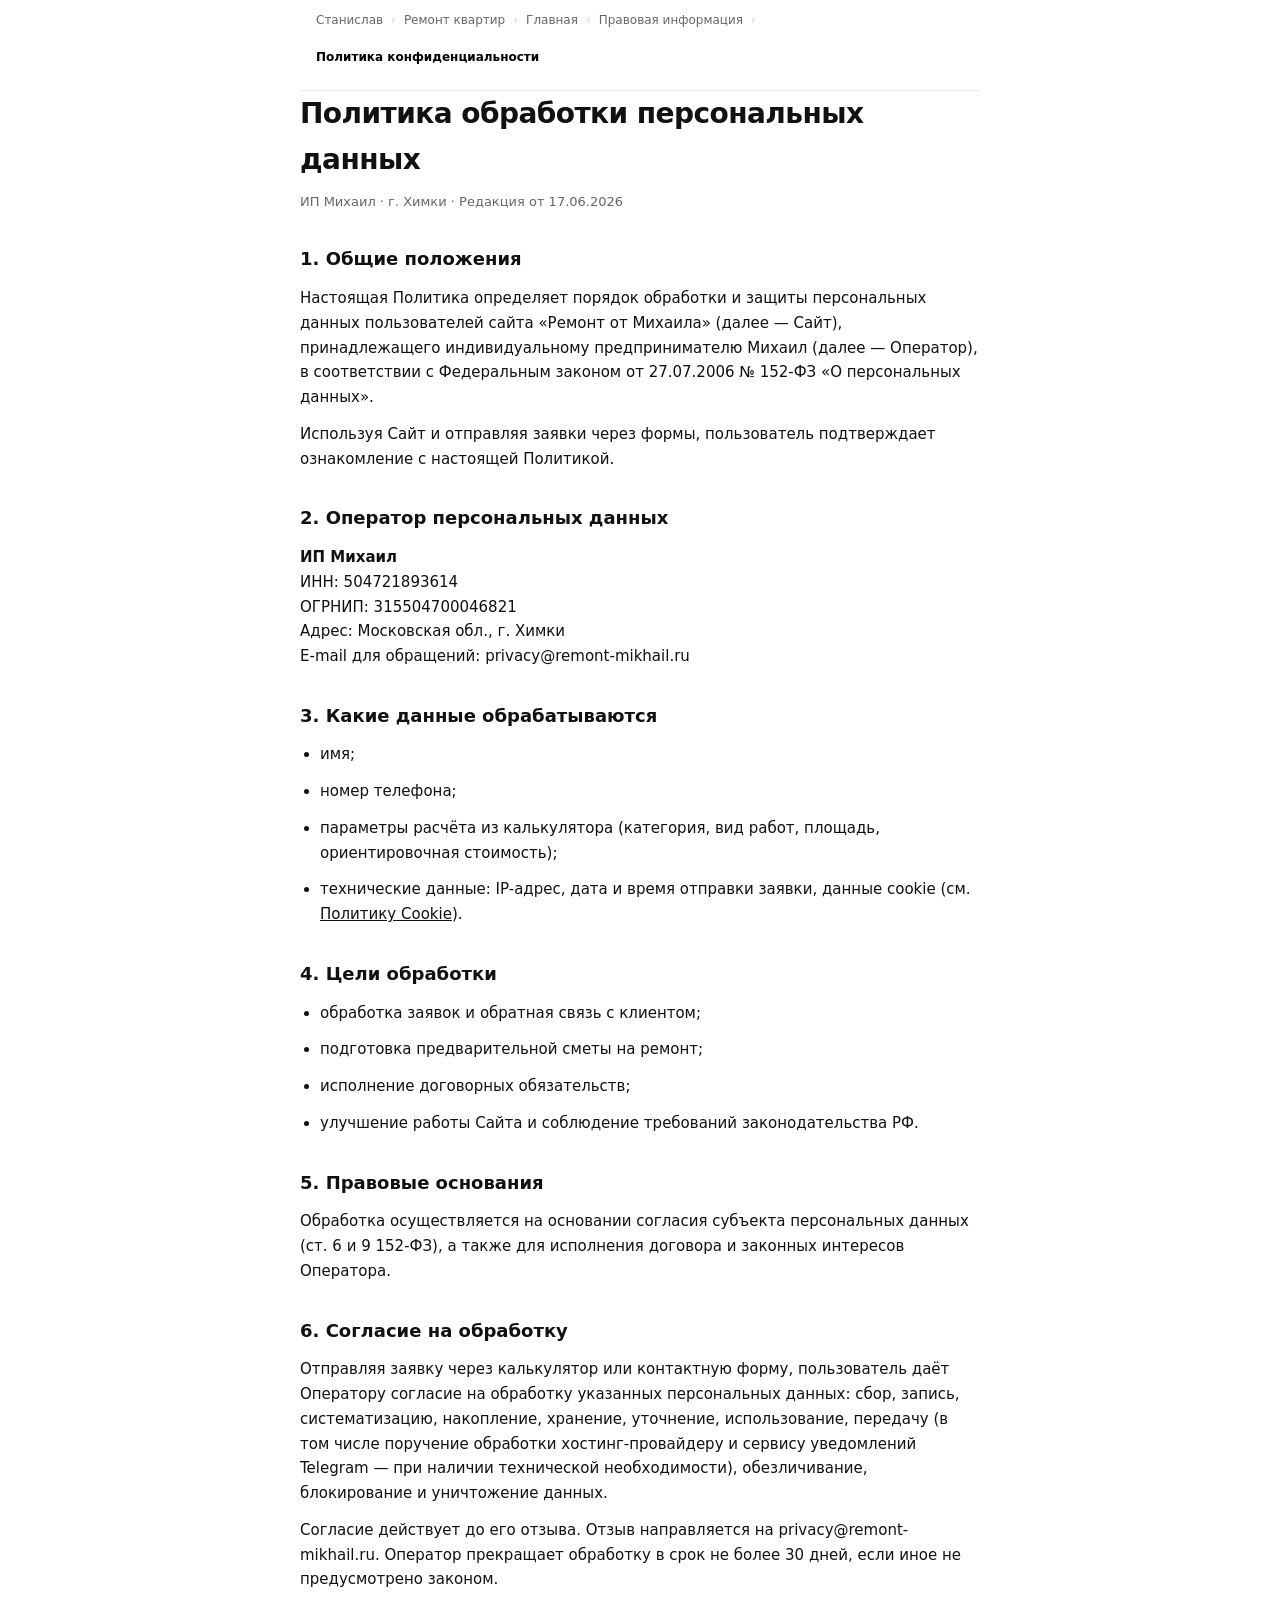
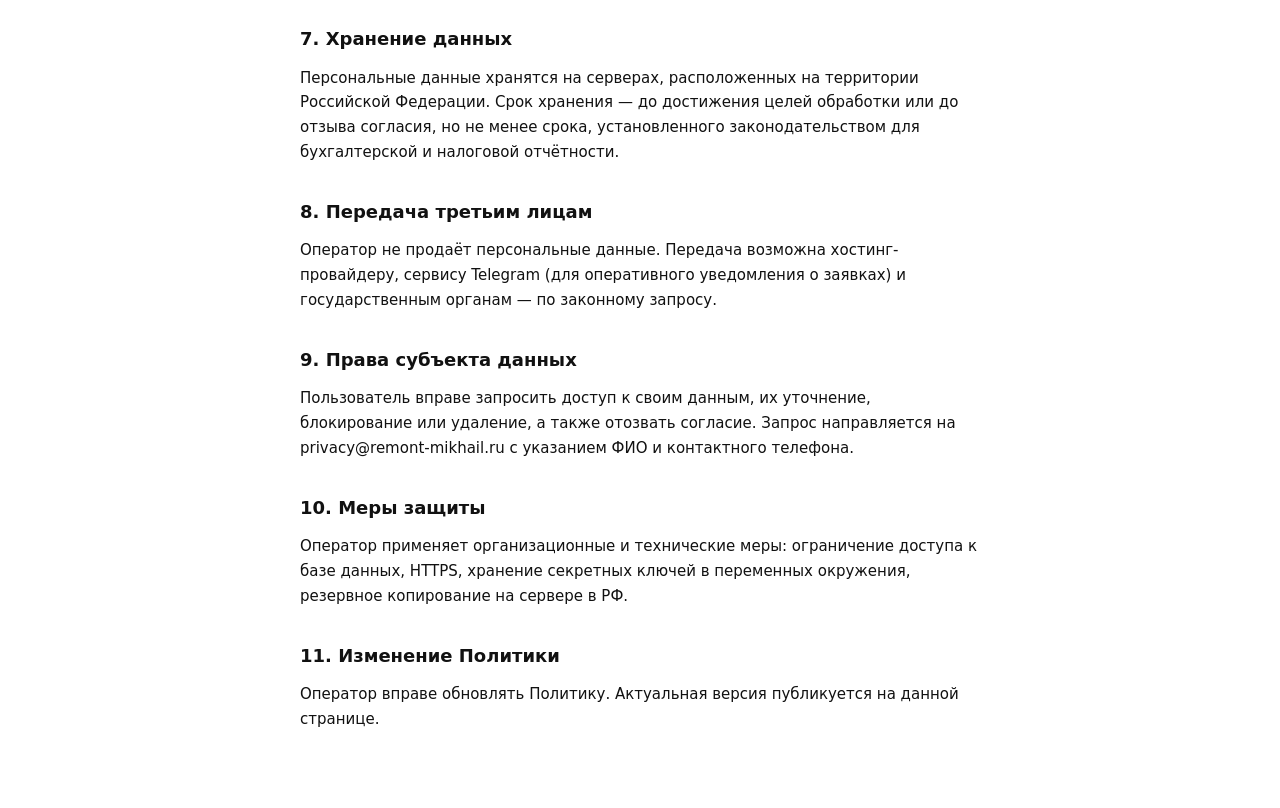
<file: timur/legal/privacy-policy.html>
<!DOCTYPE html>
<html lang="ru">
<head>
  <meta charset="UTF-8">
  <meta name="viewport" content="width=device-width, initial-scale=1.0, interactive-widget=overlays-content">
  <title>Политика обработки персональных данных — Ремонт от Михаила</title>
  <link rel="stylesheet" href="legal.css">
  <link rel="stylesheet" href="../css/breadcrumbs.css">
</head>
<body class="breadcrumbs-legal">

    <div class="site-breadcrumbs-wrap hero-wide px-5 lg:px-10">
      <nav class="site-breadcrumbs" data-breadcrumbs-root aria-label="Хлебные крошки"></nav>
    </div>
  <h1>Политика обработки персональных данных</h1>
  <p class="meta">ИП Михаил · г. Химки · Редакция от 17.06.2026</p>

  <h2>1. Общие положения</h2>
  <p>Настоящая Политика определяет порядок обработки и защиты персональных данных пользователей сайта «Ремонт от Михаила» (далее — Сайт), принадлежащего индивидуальному предпринимателю Михаил (далее — Оператор), в соответствии с Федеральным законом от 27.07.2006 № 152-ФЗ «О персональных данных».</p>
  <p>Используя Сайт и отправляя заявки через формы, пользователь подтверждает ознакомление с настоящей Политикой.</p>

  <h2>2. Оператор персональных данных</h2>
  <p><strong>ИП Михаил</strong><br>
  ИНН: 504721893614<br>
  ОГРНИП: 315504700046821<br>
  Адрес: Московская обл., г. Химки<br>
  E-mail для обращений: privacy@remont-mikhail.ru</p>

  <h2>3. Какие данные обрабатываются</h2>
  <ul>
    <li>имя;</li>
    <li>номер телефона;</li>
    <li>параметры расчёта из калькулятора (категория, вид работ, площадь, ориентировочная стоимость);</li>
    <li>технические данные: IP-адрес, дата и время отправки заявки, данные cookie (см. <a href="cookie-policy.html">Политику Cookie</a>).</li>
  </ul>

  <h2>4. Цели обработки</h2>
  <ul>
    <li>обработка заявок и обратная связь с клиентом;</li>
    <li>подготовка предварительной сметы на ремонт;</li>
    <li>исполнение договорных обязательств;</li>
    <li>улучшение работы Сайта и соблюдение требований законодательства РФ.</li>
  </ul>

  <h2>5. Правовые основания</h2>
  <p>Обработка осуществляется на основании согласия субъекта персональных данных (ст. 6 и 9 152-ФЗ), а также для исполнения договора и законных интересов Оператора.</p>

  <h2 id="consent">6. Согласие на обработку</h2>
  <p>Отправляя заявку через калькулятор или контактную форму, пользователь даёт Оператору согласие на обработку указанных персональных данных: сбор, запись, систематизацию, накопление, хранение, уточнение, использование, передачу (в том числе поручение обработки хостинг-провайдеру и сервису уведомлений Telegram — при наличии технической необходимости), обезличивание, блокирование и уничтожение данных.</p>
  <p>Согласие действует до его отзыва. Отзыв направляется на privacy@remont-mikhail.ru. Оператор прекращает обработку в срок не более 30 дней, если иное не предусмотрено законом.</p>

  <h2>7. Хранение данных</h2>
  <p>Персональные данные хранятся на серверах, расположенных на территории Российской Федерации. Срок хранения — до достижения целей обработки или до отзыва согласия, но не менее срока, установленного законодательством для бухгалтерской и налоговой отчётности.</p>

  <h2>8. Передача третьим лицам</h2>
  <p>Оператор не продаёт персональные данные. Передача возможна хостинг-провайдеру, сервису Telegram (для оперативного уведомления о заявках) и государственным органам — по законному запросу.</p>

  <h2>9. Права субъекта данных</h2>
  <p>Пользователь вправе запросить доступ к своим данным, их уточнение, блокирование или удаление, а также отозвать согласие. Запрос направляется на privacy@remont-mikhail.ru с указанием ФИО и контактного телефона.</p>

  <h2>10. Меры защиты</h2>
  <p>Оператор применяет организационные и технические меры: ограничение доступа к базе данных, HTTPS, хранение секретных ключей в переменных окружения, резервное копирование на сервере в РФ.</p>

  <h2>11. Изменение Политики</h2>
  <p>Оператор вправе обновлять Политику. Актуальная версия публикуется на данной странице.</p>
  <script src="../js/breadcrumbs.js" defer></script>
</body>
</html>
</file>
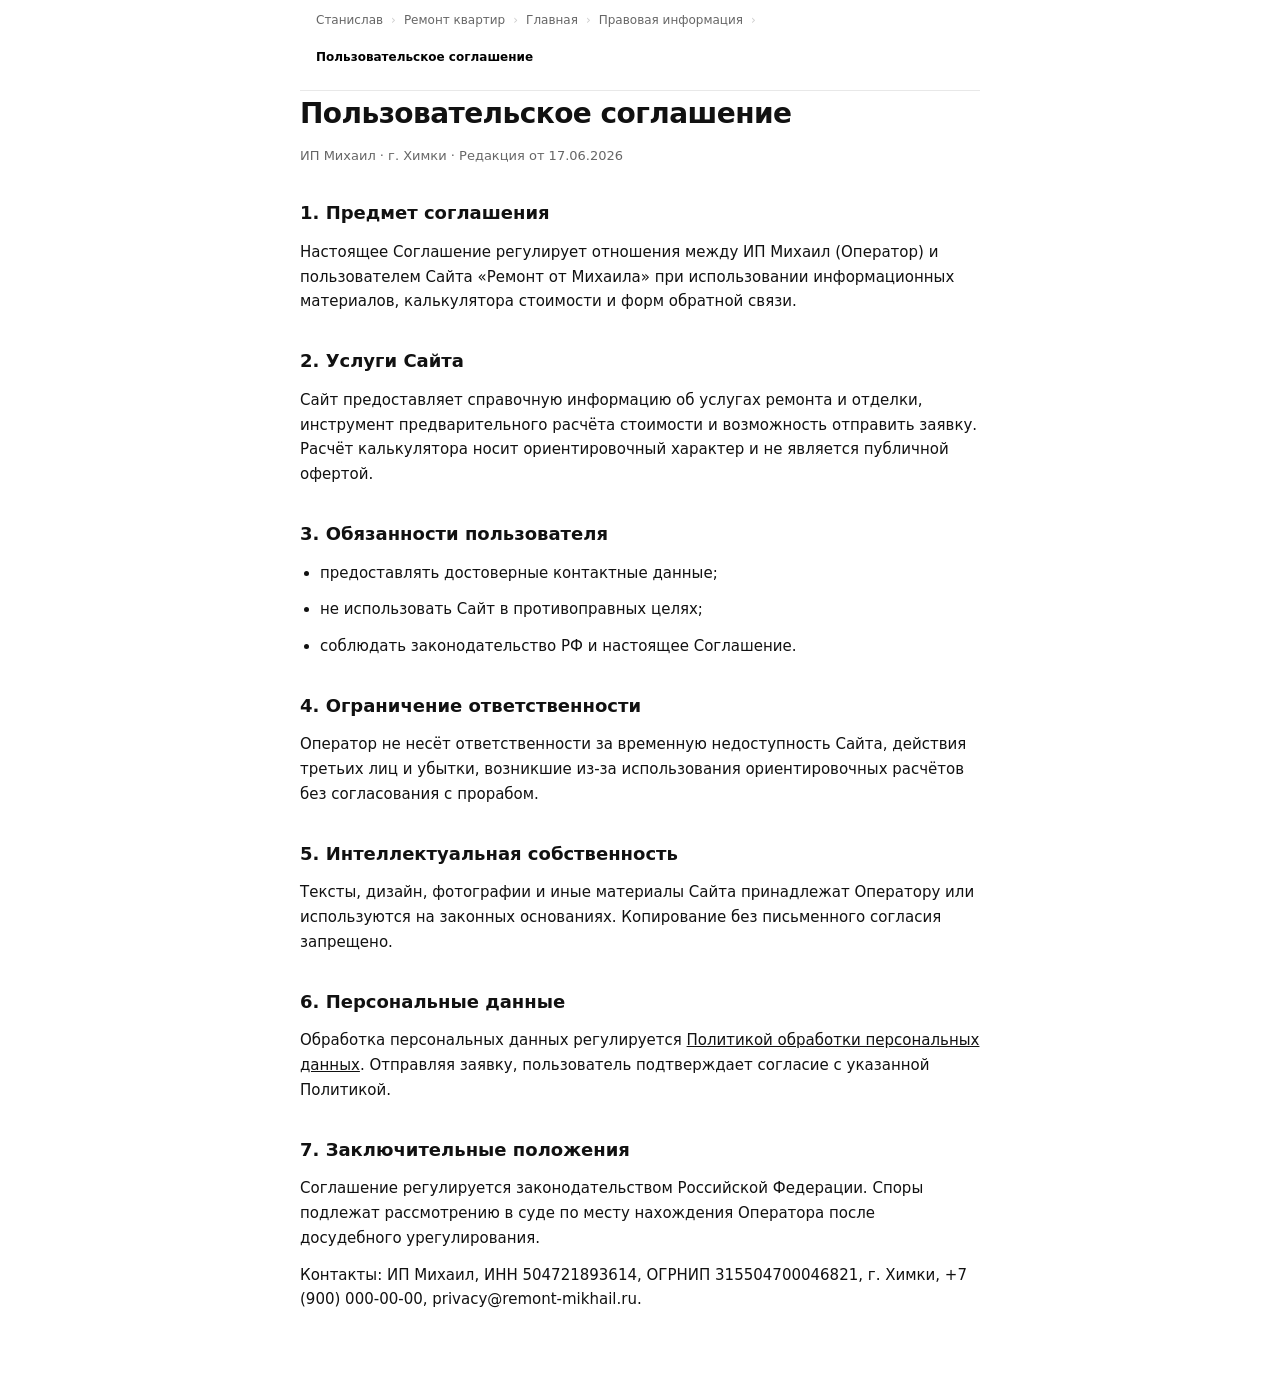
<file: timur/legal/user-agreement.html>
<!DOCTYPE html>
<html lang="ru">
<head>
  <meta charset="UTF-8">
  <meta name="viewport" content="width=device-width, initial-scale=1.0, interactive-widget=overlays-content">
  <title>Пользовательское соглашение — Ремонт от Михаила</title>
  <link rel="stylesheet" href="legal.css">
  <link rel="stylesheet" href="../css/breadcrumbs.css">
</head>
<body class="breadcrumbs-legal">

    <div class="site-breadcrumbs-wrap hero-wide px-5 lg:px-10">
      <nav class="site-breadcrumbs" data-breadcrumbs-root aria-label="Хлебные крошки"></nav>
    </div>
  <h1>Пользовательское соглашение</h1>
  <p class="meta">ИП Михаил · г. Химки · Редакция от 17.06.2026</p>

  <h2>1. Предмет соглашения</h2>
  <p>Настоящее Соглашение регулирует отношения между ИП Михаил (Оператор) и пользователем Сайта «Ремонт от Михаила» при использовании информационных материалов, калькулятора стоимости и форм обратной связи.</p>

  <h2>2. Услуги Сайта</h2>
  <p>Сайт предоставляет справочную информацию об услугах ремонта и отделки, инструмент предварительного расчёта стоимости и возможность отправить заявку. Расчёт калькулятора носит ориентировочный характер и не является публичной офертой.</p>

  <h2>3. Обязанности пользователя</h2>
  <ul>
    <li>предоставлять достоверные контактные данные;</li>
    <li>не использовать Сайт в противоправных целях;</li>
    <li>соблюдать законодательство РФ и настоящее Соглашение.</li>
  </ul>

  <h2>4. Ограничение ответственности</h2>
  <p>Оператор не несёт ответственности за временную недоступность Сайта, действия третьих лиц и убытки, возникшие из-за использования ориентировочных расчётов без согласования с прорабом.</p>

  <h2>5. Интеллектуальная собственность</h2>
  <p>Тексты, дизайн, фотографии и иные материалы Сайта принадлежат Оператору или используются на законных основаниях. Копирование без письменного согласия запрещено.</p>

  <h2>6. Персональные данные</h2>
  <p>Обработка персональных данных регулируется <a href="privacy-policy.html">Политикой обработки персональных данных</a>. Отправляя заявку, пользователь подтверждает согласие с указанной Политикой.</p>

  <h2>7. Заключительные положения</h2>
  <p>Соглашение регулируется законодательством Российской Федерации. Споры подлежат рассмотрению в суде по месту нахождения Оператора после досудебного урегулирования.</p>
  <p>Контакты: ИП Михаил, ИНН 504721893614, ОГРНИП 315504700046821, г. Химки, +7 (900) 000-00-00, privacy@remont-mikhail.ru.</p>
  <script src="../js/breadcrumbs.js" defer></script>
</body>
</html>
</file>
<file: timur/css/breadcrumbs.css>
:root {
  --breadcrumbs-bar-height: 2.25rem;
}

.site-breadcrumbs-wrap {
  position: fixed;
  top: 4rem;
  left: 0;
  right: 0;
  z-index: 40;
  display: flex;
  align-items: center;
  min-height: var(--breadcrumbs-bar-height);
  padding-block: 0.5rem;
  border-bottom: 1px solid var(--line, #e8e8e8);
  background: rgba(255, 255, 255, 0.96);
  backdrop-filter: blur(8px);
  -webkit-backdrop-filter: blur(8px);
}

.site-breadcrumbs-wrap + main {
  padding-top: calc(4rem + var(--breadcrumbs-bar-height)) !important;
  background: var(--canvas, #ffffff);
}

.site-breadcrumbs {
  width: 100%;
  padding: 0;
}

.site-breadcrumbs__list {
  display: flex;
  flex-wrap: wrap;
  align-items: center;
  gap: 8px;
  margin: 0;
  padding: 0;
  list-style: none;
  font-size: 0.75rem;
  line-height: 1.4;
  color: var(--muted, #666);
}

.site-breadcrumbs__item {
  display: inline-flex;
  align-items: center;
  gap: 8px;
  min-width: 0;
  max-width: 100%;
  line-height: inherit;
}

.site-breadcrumbs__item:not(:last-child)::after {
  content: '›';
  display: inline-flex;
  align-items: center;
  margin: 0;
  color: rgba(0, 0, 0, 0.2);
  font: inherit;
  line-height: inherit;
}

.site-breadcrumbs__item a,
.site-breadcrumbs__item span {
  display: inline-flex;
  align-items: center;
  min-height: 1.4em;
  line-height: inherit;
}

.site-breadcrumbs__item a {
  color: inherit;
  text-decoration: none;
  transition: color 0.2s ease;
}

.site-breadcrumbs__item a:hover,
.site-breadcrumbs__item a:focus-visible {
  color: var(--ink, #000);
  outline: none;
}

.site-breadcrumbs__item span[aria-current='page'] {
  color: var(--ink, #000);
  font-weight: 600;
}

body.breadcrumbs-legal .site-breadcrumbs-wrap {
  position: static;
  min-height: 0;
  padding: 0.75rem 1rem;
}

body.breadcrumbs-legal .site-breadcrumbs-wrap + main {
  padding-top: 0 !important;
}

body.breadcrumbs-legal {
  padding-top: 0;
}

body.project-modal-open {
  overflow: hidden;
  overscroll-behavior: none;
}

@media (max-width: 640px) {
  .site-breadcrumbs__list {
    font-size: 0.6875rem;
  }
}
</file>
<file: timur/legal/legal.css>
@import url('../css/breadcrumbs.css');

*, *::before, *::after { box-sizing: border-box; margin: 0; padding: 0; }
body {
  font-family: Inter, system-ui, -apple-system, sans-serif;
  font-size: 15px;
  line-height: 1.65;
  color: #111;
  background: #fff;
  padding: 2rem 1.25rem 4rem;
  max-width: 720px;
  margin: 0 auto;
}
a { color: #111; }
.back { display: inline-block; margin-bottom: 2rem; font-size: 13px; color: #666; text-decoration: none; }
.back:hover { color: #111; }
h1 { font-size: 1.75rem; font-weight: 700; letter-spacing: -0.02em; margin-bottom: 0.5rem; }
.meta { font-size: 13px; color: #666; margin-bottom: 2rem; }
h2 { font-size: 1.125rem; font-weight: 600; margin: 2rem 0 0.75rem; }
p, li { margin-bottom: 0.75rem; }
ul { padding-left: 1.25rem; }
</file>
<file: timur/css/style.css>
/*
 * Critical layout — works when Tailwind CDN is unavailable (file://, offline, blocked CDN).
 */
:root {
  --canvas: #f5f5f0;
  --surface: #ffffff;
  --ink: #111111;
  --muted: rgba(17, 17, 17, 0.62);
  --line: #e2e2dc;
  --accent: #ffb703;
  --accent-dark: #e5a503;
  --radius-button: 8px;
  --radius-card: 12px;
}

body.bg-canvas,
body {
  background: var(--canvas);
  color: var(--ink);
  font-family: Inter, system-ui, sans-serif;
  -webkit-font-smoothing: antialiased;
  -moz-osx-font-smoothing: grayscale;
  overflow-x: clip;
  overscroll-behavior-x: none;
  touch-action: pan-y;
}

h1,
h2,
h3,
h4,
h5,
h6,
.section-heading,
.hero-bath__title,
.project-modal__title,
.price-block-title {
  font-family: Manrope, Inter, system-ui, sans-serif;
}

html.scroll-smooth {
  scroll-behavior: smooth;
  overflow-x: clip;
  overscroll-behavior-x: none;
}

.hidden {
  display: none !important;
}

.site-header {
  position: fixed;
  left: 0;
  right: 0;
  top: 0;
  z-index: 50;
  border-bottom: 1px solid var(--line);
  background: rgba(255, 255, 255, 0.95);
  -webkit-backdrop-filter: blur(4px);
  backdrop-filter: blur(4px);
}

main.pt-\[4rem\],
main {
  padding-top: 4rem;
  background: var(--canvas);
}

#mobileMenu {
  border-top: 1px solid var(--line);
  background: #fff;
}

@media (min-width: 1280px) {
  #mobileMenu {
    display: none !important;
  }
}

.h-5 { height: 1.25rem; }
.w-5 { width: 1.25rem; }
.h-1\.5 { height: 0.375rem; }
.w-1\.5 { width: 0.375rem; }

.flex { display: flex; }
.flex-col { flex-direction: column; }
.flex-wrap { flex-wrap: wrap; }
.items-center { align-items: center; }
.justify-center { justify-content: center; }
.justify-between { justify-content: space-between; }

.grid { display: grid; }
.gap-2 { gap: 0.5rem; }
.gap-3 { gap: 0.75rem; }
.gap-4 { gap: 1rem; }
.gap-6 { gap: 1.5rem; }
.gap-12 { gap: 3rem; }

.block { display: block; }
.w-full { width: 100%; }
.w-fit { width: fit-content; }
.max-w-lg { max-width: 32rem; }
.max-w-2xl { max-width: 42rem; }
.max-w-5xl { max-width: 64rem; }
.max-w-content {
  width: 100%;
  max-width: 1400px;
}

.mx-auto {
  margin-left: auto;
  margin-right: auto;
}

.mt-5 { margin-top: 1.25rem; }
.mt-6 { margin-top: 1.5rem; }
.mt-10 { margin-top: 2.5rem; }
.mt-12 { margin-top: 3rem; }
.mt-14 { margin-top: 3.5rem; }
.mt-16 { margin-top: 4rem; }
.mb-4 { margin-bottom: 1rem; }
.mt-4 { margin-top: 1rem; }

.px-5 { padding-left: 1.25rem; padding-right: 1.25rem; }
.py-3 { padding-top: 0.75rem; padding-bottom: 0.75rem; }
.py-16 { padding-top: 4rem; padding-bottom: 4rem; }
.pb-5 { padding-bottom: 1.25rem; }
.pb-6 { padding-bottom: 1.5rem; }

.text-sm { font-size: 0.875rem; line-height: 1.25rem; }
.text-lg { font-size: 1.125rem; line-height: 1.75rem; }
.text-xs { font-size: 0.75rem; line-height: 1rem; }
.text-center { text-align: center; }
.text-\[10px\] { font-size: 10px; }
.text-\[11px\] { font-size: 11px; }
.text-red-600 { color: #dc2626; }

.font-medium { font-weight: 500; }
.font-semibold { font-weight: 600; }
.font-sans { font-family: Inter, system-ui, sans-serif; }
.antialiased {
  -webkit-font-smoothing: antialiased;
  -moz-osx-font-smoothing: grayscale;
}

.leading-relaxed { line-height: 1.625; }
.uppercase { text-transform: uppercase; }
.tracking-widest { letter-spacing: 0.1em; }

.h-8 { height: 2rem; }
.w-8 { width: 2rem; }

.ml-auto { margin-left: auto; }
.mt-2 { margin-top: 0.5rem; }
.mt-3 { margin-top: 0.75rem; }
.pt-16 { padding-top: 4rem; }

.max-w-3xl { max-width: 48rem; }

.items-end { align-items: flex-end; }
.items-start { align-items: flex-start; }
.shrink-0 { flex-shrink: 0; }

.space-y-4 > :not([hidden]) ~ :not([hidden]) {
  margin-top: 1rem;
}

#mobileMenu:not(.hidden) {
  display: block;
}

.border-b { border-bottom: 1px solid var(--line); }
.border-t { border-top: 1px solid var(--line); }
.border-line { border-color: var(--line); }

.rounded-full { border-radius: 9999px; }

.bg-canvas { background-color: var(--canvas); }
.bg-surface { background-color: var(--surface); }
.bg-ink { background-color: var(--ink); }
.bg-white { background-color: #fff; }
.text-ink { color: var(--ink); }
.text-muted { color: var(--muted); }
.text-white\/60 { color: rgba(255, 255, 255, 0.6); }
.text-white\/50 { color: rgba(255, 255, 255, 0.5); }

.py-10 { padding-top: 2.5rem; padding-bottom: 2.5rem; }
.mb-4 { margin-bottom: 1rem; }
.gap-x-5 { column-gap: 1.25rem; }
.gap-y-2 { row-gap: 0.5rem; }

#portfolioGrid {
  display: grid;
  gap: 1.5rem;
  margin-top: 4rem;
}

@media (min-width: 640px) {
  .sm\:grid-cols-2,
  #portfolioGrid {
    grid-template-columns: repeat(2, minmax(0, 1fr));
  }
}

@media (min-width: 1024px) {
  .lg\:grid-cols-3,
  #portfolioGrid {
    grid-template-columns: repeat(3, minmax(0, 1fr));
  }

  .lg\:grid-cols-2 {
    grid-template-columns: repeat(2, minmax(0, 1fr));
  }

  .lg\:grid-cols-12 {
    grid-template-columns: repeat(12, minmax(0, 1fr));
  }

  .lg\:col-span-8 {
    grid-column: span 8 / span 8;
  }

  .lg\:col-span-4 {
    grid-column: span 4 / span 4;
  }

  .lg\:px-10 {
    padding-left: 2.5rem;
    padding-right: 2.5rem;
  }

  .lg\:py-24 {
    padding-top: 6rem;
    padding-bottom: 6rem;
  }
}

/* Mobile: prevent horizontal drift */
@media (max-width: 760px) {
  html,
  body.bg-canvas,
  body {
    width: 100%;
    max-width: 100%;
    overflow-x: hidden;
  }

  body.bg-canvas,
  body {
    min-height: 100%;
    background: var(--canvas);
  }

  main {
    background: var(--canvas);
  }

  .site-footer {
    background: var(--ink);
  }

  img,
  iframe,
  table {
    max-width: 100%;
  }
}

/* Conversion-focused sections */
.hero-sales {
  display: grid;
  grid-template-columns: minmax(0, 1.45fr) minmax(18rem, 0.55fr);
  gap: clamp(3rem, 8vw, 8rem);
  align-items: end;
}

.hero-bath__visual {
  height: clamp(420px, 62svh, 680px) !important;
}

.hero-bath__visual img {
  object-position: center 42% !important;
}

.reveal,
.reveal-child {
  filter: none !important;
  transition-duration: 0.55s !important;
}

.hero-sales__copy {
  width: min(100%, 70rem);
}

.hero-sales__eyebrow {
  margin-bottom: 1rem;
  font-family: Inter, system-ui, sans-serif;
  font-size: 0.75rem;
  font-weight: 600;
  letter-spacing: 0.12em;
  text-transform: uppercase;
}

.hero-bath__title--sales {
  max-width: 10ch;
  font-size: clamp(3.25rem, 10.5vw, 9.5rem) !important;
  line-height: 0.9 !important;
}

.hero-sales__lead {
  max-width: 44rem;
  margin-top: clamp(1.5rem, 3vw, 2.5rem);
  font-size: clamp(1rem, 1.8vw, 1.35rem);
  line-height: 1.55;
  color: #333;
}

.hero-sales__actions {
  display: flex;
  flex-wrap: wrap;
  gap: 0.75rem;
  margin-top: 1.75rem;
}

.hero-sales__facts {
  display: flex;
  flex-wrap: wrap;
  gap: 0.65rem 1.5rem;
  margin-top: 1.5rem;
  padding: 0;
  list-style: none;
  font-size: 0.75rem;
  font-weight: 700;
  letter-spacing: 0.06em;
  text-transform: uppercase;
}

.hero-sales__facts li {
  position: relative;
  padding-left: 0.9rem;
}

.hero-sales__facts li::before {
  content: "";
  position: absolute;
  top: 0.45em;
  left: 0;
  width: 0.35rem;
  height: 0.35rem;
  border-radius: 50%;
  background: var(--accent);
}

.hero-sales__aside {
  margin-bottom: 0.5rem;
  padding: clamp(1.5rem, 2.8vw, 2.25rem);
  border: 1px solid var(--line);
  border-radius: var(--radius-card);
  background: rgba(255, 255, 255, 0.48);
}

.hero-sales__aside-label {
  font-family: Inter, system-ui, sans-serif;
  font-size: 0.68rem;
  font-weight: 600;
  letter-spacing: 0.12em;
  text-transform: uppercase;
  color: var(--muted);
}

.hero-sales__aside h2 {
  max-width: 15ch;
  margin-top: 1rem;
  font-size: clamp(1.35rem, 2.2vw, 2rem);
  font-weight: 700;
  line-height: 1.12;
  letter-spacing: -0.03em;
}

.hero-sales__aside ul {
  display: grid;
  gap: 0.65rem;
  margin: 1.5rem 0;
  padding: 0;
  list-style: none;
}

.hero-sales__aside li {
  position: relative;
  padding-left: 1.1rem;
  color: #444;
  font-size: 0.8rem;
  line-height: 1.45;
}

.hero-sales__aside li::before {
  content: "—";
  position: absolute;
  left: 0;
  color: var(--accent-dark);
}

.hero-sales__aside .btn-dark {
  justify-content: center;
  width: 100%;
}

.hero-sales__aside-note {
  margin-top: 0.75rem;
  color: var(--muted);
  font-size: 0.68rem;
  line-height: 1.45;
  text-align: center;
}

.trust-strip {
  border-top: 1px solid var(--line);
  border-bottom: 1px solid var(--line);
  background: #fff;
}

.trust-strip__grid {
  display: grid;
  grid-template-columns: repeat(4, minmax(0, 1fr));
}

.trust-strip__grid > div {
  display: flex;
  flex-direction: column;
  gap: 0.25rem;
  padding: 1.5rem;
  border-right: 1px solid var(--line);
}

.trust-strip__grid > div:last-child {
  border-right: 0;
}

.trust-strip strong {
  font-size: 1.1rem;
  color: var(--ink);
}

.trust-strip span {
  font-size: 0.75rem;
  line-height: 1.45;
  color: var(--muted);
}

.about-person {
  display: grid;
  grid-template-columns: minmax(0, 1fr) minmax(12rem, 20rem);
  gap: clamp(2rem, 6vw, 6rem);
  align-items: center;
}

.about-person__photo {
  aspect-ratio: 1;
  overflow: hidden;
  border-radius: var(--radius-card);
  background: var(--surface);
}

.about-person__photo img {
  width: 100%;
  height: 100%;
  object-fit: cover;
}

.process-section {
  background: #111;
  color: #fff;
}

.process-section .label,
.process-section .section-desc {
  color: rgba(255, 255, 255, 0.62);
}

.process-section .section-heading {
  max-width: 16ch;
  color: #fff;
}

.process-grid {
  display: grid;
  grid-template-columns: repeat(3, minmax(0, 1fr));
  gap: 1px;
  margin-top: 3.5rem;
  padding: 1px;
  background: rgba(255, 255, 255, 0.14);
  list-style: none;
}

.process-card {
  min-height: 15rem;
  padding: clamp(1.5rem, 3vw, 2.25rem);
  background: #111;
}

.calc-card,
.project-card,
.reviews-grid__card,
.project-modal__panel {
  border-radius: var(--radius-card) !important;
}

.project-card__media,
.project-card__media img,
.reviews-grid__card img {
  border-radius: var(--radius-card);
}

.project-card {
  border: 0 !important;
  box-shadow: none !important;
}

.project-card:hover {
  box-shadow: none !important;
  transform: translateY(-2px) !important;
}

/* Premium project modal */
@media (min-width: 900px) {
  .project-modal__project {
    height: auto !important;
    align-self: center;
  }

  .project-modal__card {
    grid-template-columns: minmax(0, 1fr) minmax(300px, 360px) !important;
    height: auto !important;
    min-height: 0 !important;
    align-items: start !important;
  }

  .project-modal__gallery,
  .project-modal__slide {
    height: auto !important;
    min-height: 0 !important;
  }
}

.project-modal__photo-viewer {
  display: grid;
  grid-template-rows: auto 64px;
  width: 100%;
  height: auto;
  min-height: 0;
  background: #181818;
}

.project-modal__photo-stage {
  position: relative;
  width: 100%;
  aspect-ratio: 16 / 9;
  min-height: 0;
  overflow: hidden;
  background: #ecece8;
}

.project-modal__photo {
  position: absolute !important;
  inset: 0;
  display: block;
  width: 100% !important;
  height: 100% !important;
  object-fit: contain !important;
  opacity: 0;
  pointer-events: none;
  transition: opacity 0.18s linear;
}

.project-modal__photo.is-active {
  z-index: 1;
  opacity: 1;
}

.project-modal__photo-tabs {
  position: relative;
  z-index: 2;
  display: flex;
  align-items: center;
  justify-content: center;
  gap: 4px;
  padding: 12px 72px;
  border-top: 1px solid rgba(255, 255, 255, 0.1);
  background: #181818;
}

.project-modal__footer-nav {
  position: absolute;
  top: 50%;
  display: flex;
  width: 38px;
  height: 38px;
  align-items: center;
  justify-content: center;
  padding: 0;
  border: 1px solid rgba(255, 255, 255, 0.2);
  border-radius: 6px;
  background: transparent;
  color: #fff;
  font-size: 18px;
  cursor: pointer;
  transform: translateY(-50%);
  transition: border-color 0.16s ease, background-color 0.16s ease;
}

.project-modal__footer-nav--prev {
  left: 14px;
}

.project-modal__footer-nav--next {
  right: 14px;
}

.project-modal__footer-nav:hover {
  border-color: rgba(255, 255, 255, 0.55);
  background: rgba(255, 255, 255, 0.1);
}

.project-modal__footer-nav:focus-visible {
  outline: 2px solid var(--accent);
  outline-offset: 2px;
}

.project-modal__pager {
  display: none !important;
}

.project-modal__photo-tab {
  min-width: 116px;
  min-height: 38px;
  padding: 8px 16px;
  border: 1px solid rgba(255, 255, 255, 0.16);
  border-radius: 6px;
  background: transparent;
  color: rgba(255, 255, 255, 0.68);
  font-size: 12px;
  font-weight: 700;
  cursor: pointer;
  transition: background-color 0.16s ease, border-color 0.16s ease, color 0.16s ease;
}

.project-modal__photo-tab.is-active {
  border-color: #fff;
  background: #fff;
  color: #111;
}

.project-modal__photo-tab:focus-visible {
  outline: 2px solid var(--accent);
  outline-offset: 2px;
}

.project-modal__pager-inner {
  gap: 6px !important;
  padding: 5px 7px !important;
  border-radius: 8px !important;
  background: rgba(255, 255, 255, 0.72) !important;
  box-shadow: none !important;
}

.project-modal__pager-dots {
  gap: 6px !important;
}

.project-modal__dot {
  width: 5px !important;
  height: 5px !important;
}

.project-modal__sidebar {
  width: 100%;
  padding: clamp(24px, 3vw, 32px) !important;
}

.project-modal__head {
  min-height: 0 !important;
}

.project-modal__title {
  min-height: 0 !important;
  margin: 0 !important;
  font-size: 22px !important;
  line-height: 1.3 !important;
  letter-spacing: -0.025em !important;
}

.project-modal__stats {
  gap: 0 !important;
  margin-top: 28px !important;
  border-top: 1px solid var(--line);
}

.project-modal__stat {
  display: grid !important;
  grid-template-columns: minmax(0, 1fr) minmax(110px, auto);
  gap: 20px !important;
  min-height: 46px !important;
  padding: 12px 0 !important;
  border-bottom: 1px solid var(--line);
}

.project-modal__stat span:last-child {
  max-width: none !important;
}

.project-modal__task {
  margin-top: 14px !important;
  color: #333 !important;
  font-size: 14px !important;
  line-height: 1.5 !important;
}

.project-modal__sidebar .btn-accent {
  width: 100% !important;
  min-height: 50px !important;
  margin-top: 24px !important;
  padding: 13px 20px !important;
  border-radius: 4px !important;
}

.project-modal__sidebar .btn-accent:hover {
  background: var(--accent-dark);
  border-color: var(--accent-dark);
}

@media (max-width: 899px) {
  .project-modal__photo-viewer {
    min-height: 0;
  }

  .project-modal__photo-stage {
    min-height: 0;
  }

  .project-modal__photo-tabs {
    padding-right: 58px;
    padding-left: 58px;
  }

  .project-modal__photo-tab {
    min-width: 0;
    flex: 1 1 0;
  }
}

/* Project detail: editorial product-page layout */
.project-modal.project-modal--editorial {
  top: calc(4rem + var(--breadcrumbs-bar-height, 2.25rem));
  align-items: stretch;
  height: auto;
  padding: 0 !important;
  background: var(--canvas) !important;
  backdrop-filter: none !important;
}

.project-modal--editorial .project-modal__panel {
  width: 100vw;
  max-width: none;
  height: 100%;
  max-height: none;
  margin: 0;
  overflow-x: hidden;
  overflow-y: auto;
  background: var(--canvas);
  box-shadow: none;
}

.project-modal--editorial .project-modal__close-stick {
  display: none !important;
}

.project-modal--editorial .project-modal__close-stick .project-modal__close {
  position: relative;
  top: auto;
  right: auto;
  border: 0;
  pointer-events: auto;
}

.project-modal--editorial .project-modal__viewport {
  width: 100%;
  max-width: 1380px;
  height: auto;
  margin: 0 auto;
  overflow: visible;
  padding: clamp(64px, 7vw, 96px) clamp(24px, 4vw, 56px);
}

.project-modal--editorial .project-modal__track {
  display: block;
  width: 100%;
  height: auto;
  transform: none !important;
  transition: none;
}

.project-modal--editorial .project-modal__project {
  width: 100%;
  height: auto !important;
  opacity: 1 !important;
  transform: none !important;
}

.project-modal__page {
  width: 100%;
}

.project-modal__breadcrumbs-wrap {
  margin-bottom: clamp(24px, 3vw, 40px);
}

.project-modal__breadcrumbs-wrap .site-breadcrumbs {
  width: 100%;
  padding: 0;
}

.project-modal__breadcrumbs-wrap .site-breadcrumbs__list {
  display: flex;
  flex-wrap: wrap;
  align-items: center;
  gap: 8px;
  margin: 0;
  padding: 0;
  color: var(--muted);
  font-size: 0.75rem;
  line-height: 1.4;
  list-style: none;
}

.project-modal__breadcrumbs-wrap .site-breadcrumbs__item {
  display: inline-flex;
  align-items: center;
  gap: 8px;
  min-width: 0;
  max-width: 100%;
  line-height: inherit;
}

.project-modal__breadcrumbs-wrap .site-breadcrumbs__item:not(:last-child)::after {
  content: '›';
  display: inline-flex;
  align-items: center;
  margin: 0;
  color: rgba(0, 0, 0, 0.2);
  font: inherit;
  line-height: inherit;
}

.project-modal__breadcrumbs-wrap .site-breadcrumbs__item a,
.project-modal__breadcrumbs-wrap .site-breadcrumbs__item span {
  display: inline-flex;
  align-items: center;
  min-height: 1.4em;
  line-height: inherit;
}

.project-modal__breadcrumbs-wrap .site-breadcrumbs__item a {
  color: inherit;
  text-decoration: none;
  transition: color 0.2s ease;
}

.project-modal__breadcrumbs-wrap .site-breadcrumbs__item a:hover,
.project-modal__breadcrumbs-wrap .site-breadcrumbs__item a:focus-visible {
  color: var(--ink);
  outline: none;
}

.project-modal__breadcrumbs-wrap .site-breadcrumbs__item span[aria-current='page'] {
  color: var(--ink);
  font-weight: 600;
}

.project-modal--editorial .project-modal__card {
  display: grid;
  grid-template-columns: minmax(0, 3fr) minmax(320px, 2fr) !important;
  gap: clamp(28px, 4vw, 64px);
  height: auto !important;
  min-height: 0 !important;
  align-items: start !important;
  overflow: visible;
  border: 0 !important;
  background: transparent;
  box-shadow: none !important;
}

.project-modal--editorial .project-modal__gallery {
  display: grid;
  gap: clamp(10px, 1.2vw, 16px);
  height: auto !important;
  min-height: 0 !important;
  overflow: visible;
  background: transparent;
}

.project-modal__gallery-item {
  position: relative;
  margin: 0;
  overflow: hidden;
  background: #ecece8;
}

.project-modal__gallery-item img {
  position: static !important;
  display: block;
  width: 100% !important;
  height: auto !important;
  max-height: none !important;
  object-fit: contain !important;
  object-position: center !important;
}

.project-modal__gallery-item figcaption {
  position: absolute;
  right: 12px;
  bottom: 12px;
  padding: 6px 9px;
  border-radius: 4px;
  background: rgba(17, 17, 17, 0.66);
  color: #fff;
  font-size: 10px;
  font-weight: 700;
  line-height: 1;
  letter-spacing: 0.06em;
  text-transform: uppercase;
}

.project-modal--editorial .project-modal__sidebar {
  position: sticky;
  top: 20px;
  width: 100%;
  padding: 0 !important;
  background: transparent;
}

.project-modal__eyebrow {
  margin: 0 0 12px;
  color: var(--muted);
  font-size: 10px;
  font-weight: 700;
  letter-spacing: 0.1em;
  text-transform: uppercase;
}

.project-modal--editorial .project-modal__title {
  max-width: 18ch;
  font-size: clamp(24px, 2.4vw, 34px) !important;
  line-height: 1.15 !important;
}

.project-modal__price {
  margin: 24px 0 0;
  color: var(--ink);
  font-family: 'Manrope', sans-serif;
  font-size: clamp(24px, 2.2vw, 32px);
  font-weight: 700;
  letter-spacing: -0.035em;
}

.project-modal__price-note {
  margin: 5px 0 0;
  color: var(--muted);
  font-size: 11px;
}

.project-modal__scope-note {
  margin: 18px 0 0;
  padding: 14px 16px;
  border-left: 2px solid var(--accent);
  background: rgba(255, 183, 3, 0.08);
  color: #454545;
  font-size: 12px;
  line-height: 1.5;
}

.project-modal--editorial .project-modal__stats {
  margin-top: 32px !important;
  border-top: 1px solid var(--line);
}

.project-modal--editorial .project-modal__stat {
  min-height: 48px !important;
  padding: 14px 0 !important;
}

.project-modal__description {
  padding-top: 30px;
}

.project-modal--editorial .project-modal__label {
  margin: 0 0 12px !important;
}

.project-modal--editorial .project-modal__task {
  margin: 0 !important;
  max-width: 42ch;
}

.project-modal--editorial .project-modal__cta {
  display: flex !important;
  width: 100% !important;
  margin-top: 32px !important;
}

.project-modal__related {
  margin-top: clamp(72px, 9vw, 128px);
  padding-top: clamp(32px, 4vw, 56px);
  border-top: 1px solid var(--line);
}

.project-modal__related-head {
  margin-bottom: 24px;
}

.project-modal__related-head h4 {
  margin: 0;
  color: var(--ink);
  font-family: 'Manrope', sans-serif;
  font-size: clamp(24px, 3vw, 38px);
  font-weight: 700;
  line-height: 1.15;
  letter-spacing: -0.035em;
}

.project-modal__related-grid {
  display: grid;
  grid-template-columns: repeat(2, minmax(0, 1fr));
  gap: clamp(18px, 2.5vw, 32px);
}

.project-modal__related-card {
  display: grid;
  grid-template-rows: auto 1fr;
  width: 100%;
  min-width: 0;
  padding: 0;
  border: 0;
  background: transparent;
  color: var(--ink);
  text-align: left;
  cursor: pointer;
}

.project-modal__related-media {
  display: block;
  width: 100%;
  aspect-ratio: 16 / 10;
  overflow: hidden;
  background: #ecece8;
}

.project-modal__related-media img {
  display: block;
  width: 100%;
  height: 100%;
  object-fit: cover;
  transition: transform 0.35s ease;
}

.project-modal__related-card:hover .project-modal__related-media img {
  transform: scale(1.02);
}

.project-modal__related-copy {
  display: grid;
  grid-template-columns: minmax(0, 1fr) auto;
  gap: 7px 20px;
  padding-top: 15px;
}

.project-modal__related-copy strong {
  font-family: 'Manrope', sans-serif;
  font-size: 17px;
  line-height: 1.3;
}

.project-modal__related-copy span {
  grid-column: 1;
  color: var(--muted);
  font-size: 12px;
}

.project-modal__related-copy b {
  grid-column: 2;
  grid-row: 1 / span 2;
  align-self: start;
  font-size: 14px;
  white-space: nowrap;
}

.project-modal__related-card:focus-visible {
  outline: 2px solid var(--ink);
  outline-offset: 4px;
}

@media (max-width: 899px) {
  .project-modal--editorial .project-modal__viewport {
    padding: 64px 16px 32px;
  }

  .project-modal--editorial .project-modal__card {
    grid-template-columns: 1fr !important;
    gap: 32px;
  }

  .project-modal--editorial .project-modal__sidebar {
    position: static;
    padding: 0 4px 24px !important;
  }

  .project-modal--editorial .project-modal__title {
    max-width: none;
  }

  .project-modal--editorial .project-modal__price {
    margin-top: 1rem;
  }

  .project-modal--editorial .project-modal__price-note {
    margin-bottom: 0.25rem;
  }

  .project-modal--editorial .project-modal__stat span:last-child {
    line-height: 1.45;
  }

  .project-modal__related {
    margin-top: 64px;
  }

  .project-modal__related-grid {
    grid-template-columns: 1fr;
    gap: 32px;
  }
}

/* Центрирование секционных CTA: inline-flex сам по себе не центрируется через auto margins. */
.btn-accent.mx-auto,
.btn-dark.mx-auto,
.btn-solid.mx-auto,
.btn-ghost.mx-auto {
  display: flex !important;
  width: max-content;
  margin-right: auto;
  margin-left: auto;
}

.btn-accent:focus-visible,
.btn-dark:focus-visible,
.btn-solid:focus-visible,
.btn-ghost:focus-visible,
.calc-tg-btn:focus-visible {
  outline: 3px solid rgba(255, 183, 3, 0.42);
  outline-offset: 3px;
}

.process-card span {
  display: block;
  margin-bottom: 3rem;
  color: var(--accent);
  font-family: Inter, system-ui, sans-serif;
  font-size: 0.75rem;
}

.process-card h3 {
  font-size: 1.15rem;
  font-weight: 700;
}

.process-card p {
  margin-top: 0.75rem;
  color: rgba(255, 255, 255, 0.62);
  font-size: 0.875rem;
  line-height: 1.65;
}

.faq-layout {
  display: grid;
  grid-template-columns: minmax(0, 0.8fr) minmax(0, 1.2fr);
  gap: clamp(2.5rem, 7vw, 7rem);
  align-items: start;
}

.faq-list {
  border-top: 1px solid var(--line);
}

.faq-item {
  border-bottom: 1px solid var(--line);
}

.faq-item summary {
  position: relative;
  padding: 1.4rem 2.5rem 1.4rem 0;
  font-size: 1rem;
  font-weight: 700;
  line-height: 1.4;
  cursor: pointer;
  list-style: none;
}

.faq-item summary::-webkit-details-marker {
  display: none;
}

.faq-item summary::after {
  content: "+";
  position: absolute;
  top: 50%;
  right: 0.25rem;
  font-size: 1.4rem;
  font-weight: 400;
  transform: translateY(-50%);
  transition: transform 0.2s ease;
}

.faq-item[open] summary::after {
  transform: translateY(-50%) rotate(45deg);
}

.faq-item p {
  max-width: 42rem;
  padding: 0 2.5rem 1.5rem 0;
  color: var(--muted);
  font-size: 0.875rem;
  line-height: 1.7;
}

@media (max-width: 900px) {
  .hero-sales {
    grid-template-columns: 1fr;
    gap: 2rem;
  }

  .hero-sales__aside {
    max-width: 34rem;
    margin-bottom: 0;
  }

  .trust-strip__grid {
    grid-template-columns: repeat(2, minmax(0, 1fr));
  }

  .trust-strip__grid > div:nth-child(2) {
    border-right: 0;
  }

  .trust-strip__grid > div:nth-child(-n + 2) {
    border-bottom: 1px solid var(--line);
  }

  .about-person,
  .faq-layout {
    grid-template-columns: 1fr;
  }

  .about-person__photo {
    width: min(14rem, 60vw);
    grid-row: 1;
  }

  .process-grid {
    grid-template-columns: repeat(2, minmax(0, 1fr));
  }
}

@media (max-width: 640px) {
  .hero-bath__top {
    padding-top: 2rem !important;
    padding-bottom: 2rem !important;
  }

  .hero-bath__title--sales {
    font-size: clamp(3rem, 15vw, 5rem) !important;
    line-height: 0.92 !important;
  }

  .hero-bath__visual {
    height: clamp(380px, 58svh, 560px) !important;
  }

  .hero-sales__actions {
    align-items: stretch;
    flex-direction: column;
  }

  .hero-sales__aside {
    display: none;
  }

  .hero-sales__actions a {
    justify-content: center;
    width: 100%;
  }

  .hero-sales__facts {
    flex-direction: column;
    gap: 0.65rem;
  }

  .trust-strip__grid,
  .process-grid {
    grid-template-columns: 1fr;
  }

  .trust-strip__grid > div {
    border-right: 0;
    border-bottom: 1px solid var(--line);
  }

  .trust-strip__grid > div:last-child {
    border-bottom: 0;
  }

  .process-card {
    min-height: 0;
    padding: 2rem 1.75rem 2.25rem;
  }

  .process-card span {
    margin-bottom: 2rem;
  }

  .process-card p {
    margin-top: 1rem;
    line-height: 1.7;
  }
}
</file>
